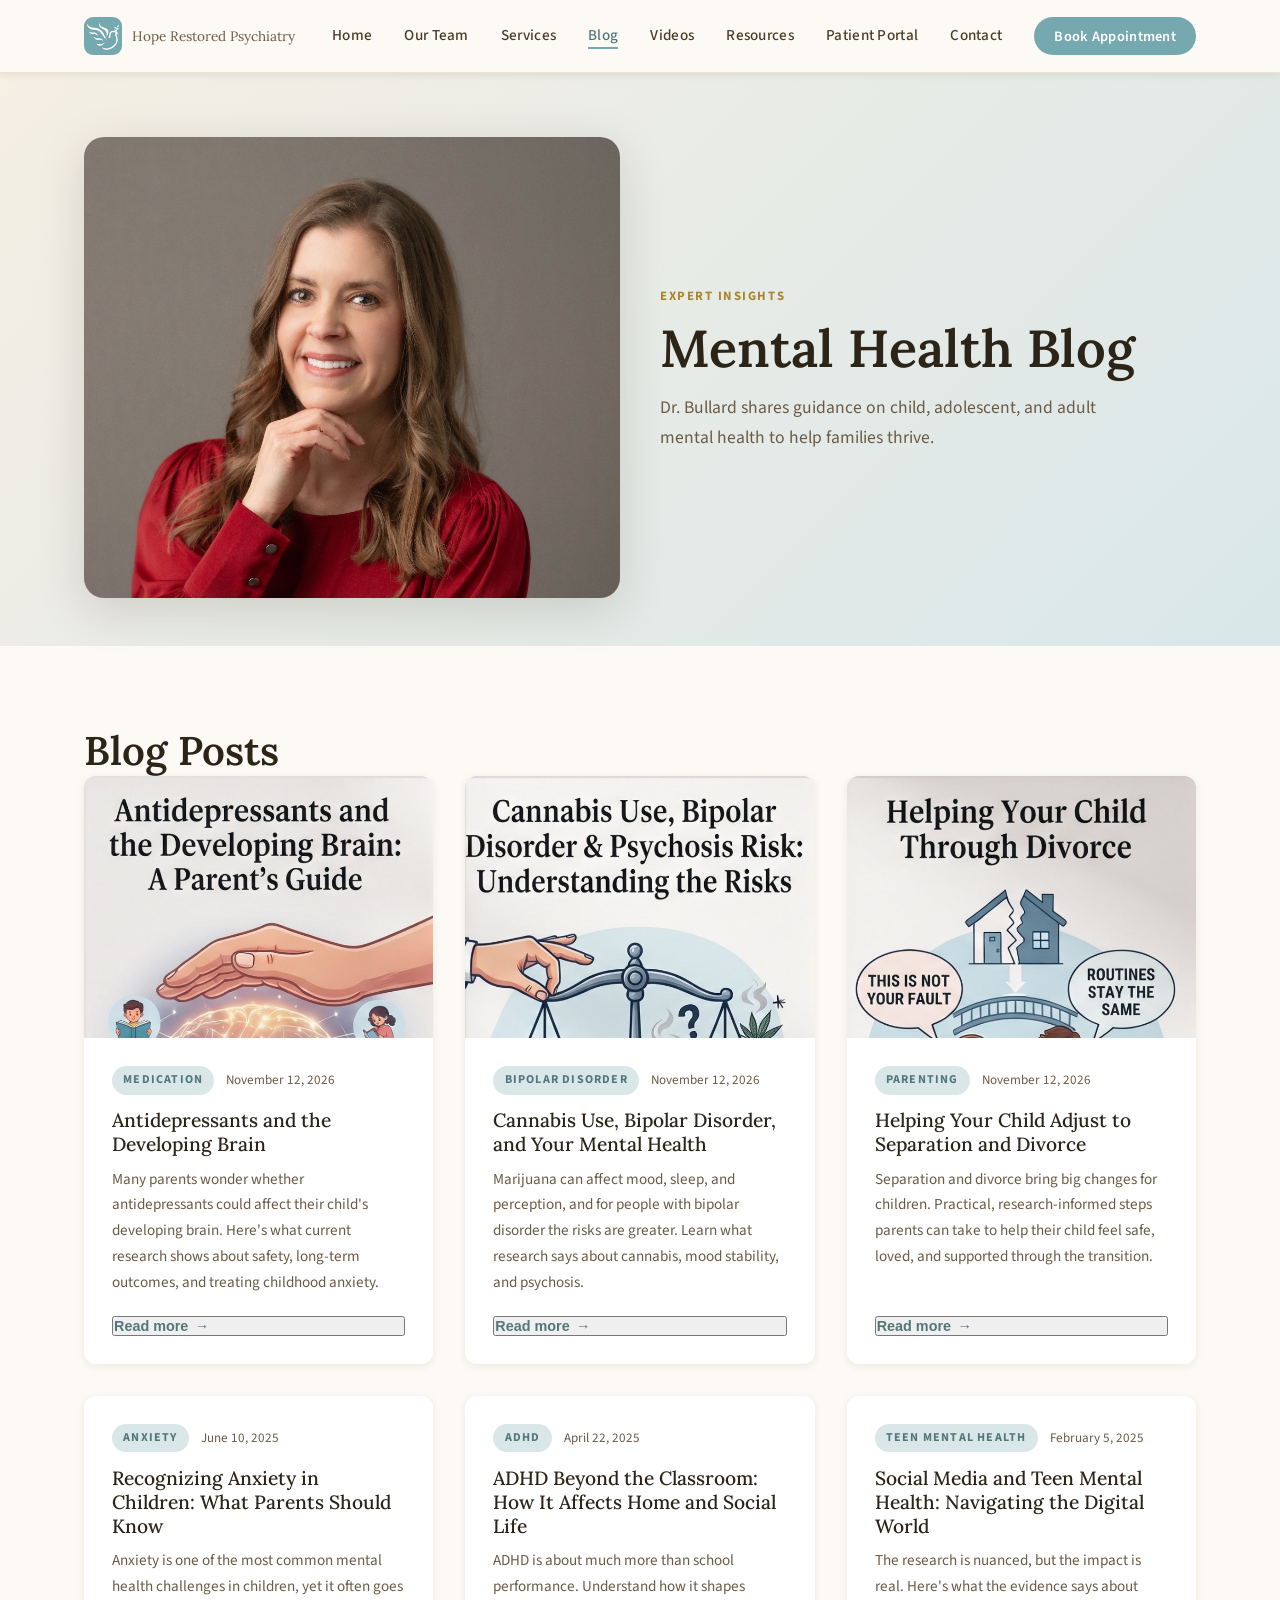
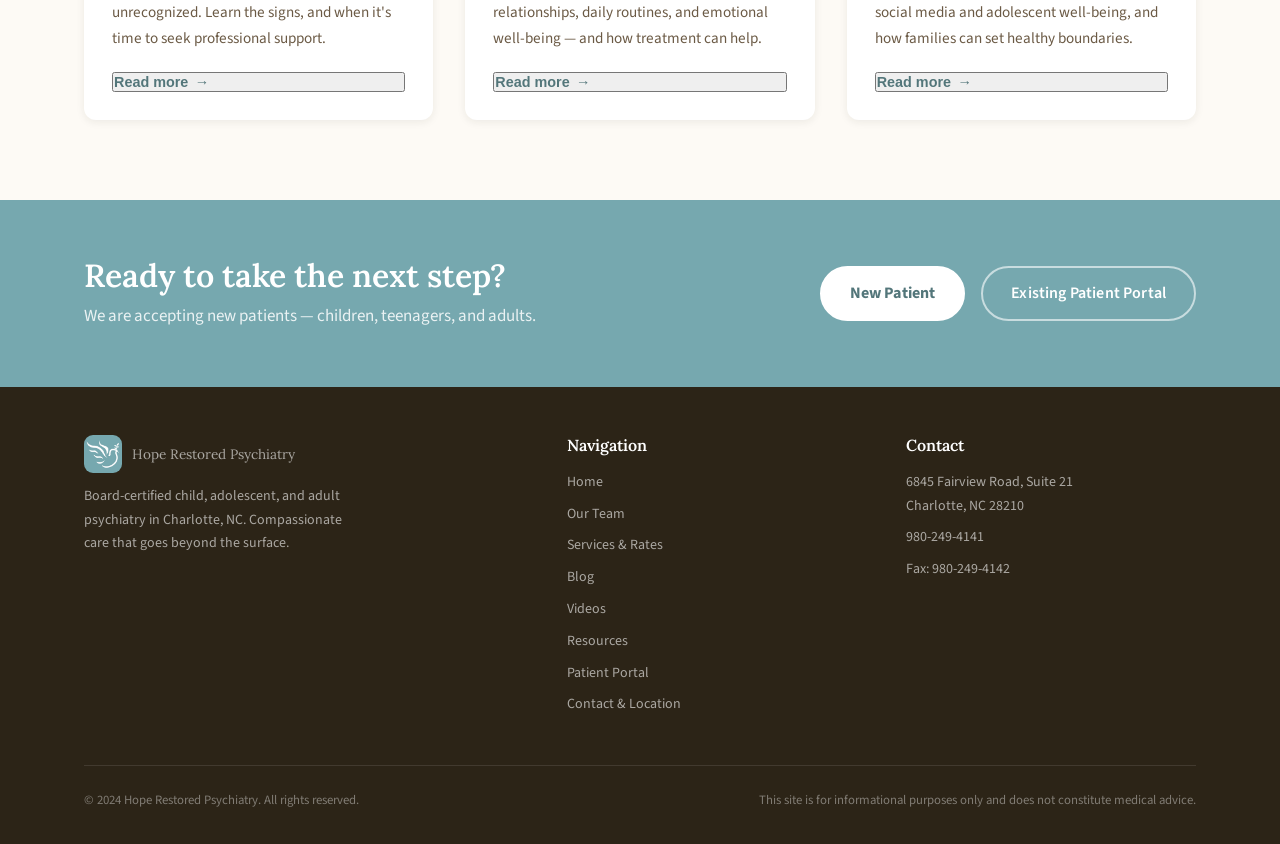
<file: blog.html>
<!DOCTYPE html>
<html lang="en">
<head>
  <meta charset="UTF-8" />
  <meta name="viewport" content="width=device-width, initial-scale=1.0" />
  <title>Blog | Hope Restored Psychiatry — Dr. Crystal Bullard</title>
  <meta name="description" content="Expert insights on child, adolescent, and adult mental health from Dr. Crystal Bullard, board-certified psychiatrist in Charlotte, NC." />
  <link rel="canonical" href="https://www.hoperestoredpsychiatry.com/blog" />
  <meta property="og:title" content="Blog | Hope Restored Psychiatry" />
  <meta property="og:description" content="Expert insights on child, adolescent, and adult mental health from Dr. Crystal Bullard." />
  <meta property="og:type" content="website" />
  <link rel="stylesheet" href="css/styles.css" />
  <style>
    /* ── Blog-specific styles ── */
    .blog-grid {
      display: grid;
      grid-template-columns: repeat(auto-fill, minmax(340px, 1fr));
      gap: 2rem;
      margin-top: 0;
    }

    .blog-card {
      background: var(--white);
      border-radius: var(--radius);
      box-shadow: var(--shadow-sm);
      overflow: hidden;
      display: flex;
      flex-direction: column;
      transition: var(--transition);
    }
    .blog-card:hover {
      transform: translateY(-4px);
      box-shadow: var(--shadow-md);
    }

    .blog-card-body {
      padding: 1.75rem;
      display: flex;
      flex-direction: column;
      flex: 1;
    }

    .blog-meta {
      display: flex;
      align-items: center;
      gap: 0.75rem;
      margin-bottom: 0.85rem;
      flex-wrap: wrap;
    }
    .blog-tag {
      font-size: 0.75rem;
      font-weight: 700;
      letter-spacing: 0.1em;
      text-transform: uppercase;
      color: var(--sage-dark);
      background: var(--sage-light);
      padding: 0.25rem 0.7rem;
      border-radius: 100px;
    }
    .blog-date {
      font-size: 0.82rem;
      color: var(--brown-light);
    }

    .blog-card h3 {
      font-size: 1.2rem;
      margin-bottom: 0.65rem;
      color: var(--brown);
    }
    .blog-card p {
      font-size: 0.95rem;
      color: var(--brown-light);
      line-height: 1.7;
      flex: 1;
    }

    .blog-read-more {
      display: inline-flex;
      align-items: center;
      gap: 0.4rem;
      margin-top: 1.25rem;
      font-size: 0.9rem;
      font-weight: 600;
      color: var(--sage-dark);
      transition: var(--transition);
    }
    .blog-read-more:hover { gap: 0.65rem; color: var(--brown); }
    .blog-read-more::after { content: '→'; }

    /* Full post overlay */
    .post-overlay {
      display: none;
      position: fixed;
      inset: 0;
      z-index: 200;
      background: rgba(44,36,23,0.55);
      overflow-y: auto;
      padding: 2rem 1rem;
    }
    .post-overlay.open { display: block; }

    .post-modal {
      background: var(--cream);
      border-radius: var(--radius);
      max-width: 780px;
      margin: 0 auto;
      padding: 3rem 3.5rem;
      position: relative;
    }
    .post-modal-close {
      position: absolute;
      top: 1.25rem;
      right: 1.5rem;
      background: var(--cream-dark);
      border: none;
      border-radius: 50%;
      width: 36px;
      height: 36px;
      font-size: 1.1rem;
      cursor: pointer;
      color: var(--brown);
      display: flex;
      align-items: center;
      justify-content: center;
      transition: var(--transition);
    }
    .post-modal-close:hover { background: var(--cream-mid); }

    .post-modal .post-tag {
      font-size: 0.75rem;
      font-weight: 700;
      letter-spacing: 0.1em;
      text-transform: uppercase;
      color: var(--sage-dark);
      background: var(--sage-light);
      padding: 0.25rem 0.7rem;
      border-radius: 100px;
      display: inline-block;
      margin-bottom: 0.75rem;
    }
    .post-modal h2 {
      margin-bottom: 0.5rem;
      font-size: clamp(1.4rem, 3vw, 2rem);
    }
    .post-modal .post-date {
      font-size: 0.85rem;
      color: var(--brown-light);
      margin-bottom: 2rem;
      display: block;
    }
    .post-modal .post-body p {
      margin-bottom: 1.1rem;
      font-size: 1.0625rem;
      line-height: 1.8;
      color: var(--brown-light);
    }
    .post-modal .post-body h4 {
      margin: 1.75rem 0 0.6rem;
      color: var(--brown);
    }
    .post-modal .post-body ul {
      list-style: disc;
      padding-left: 1.5rem;
      margin-bottom: 1.1rem;
    }
    .post-modal .post-body ul li {
      font-size: 1.0625rem;
      color: var(--brown-light);
      line-height: 1.7;
      margin-bottom: 0.4rem;
    }
    .post-disclaimer {
      margin-top: 2rem;
      padding: 1rem 1.25rem;
      background: var(--cream-mid);
      border-left: 3px solid var(--gold);
      border-radius: var(--radius-sm);
      font-size: 0.85rem;
      color: var(--brown-light);
      font-style: italic;
    }

    /* Post images, tables and extras (added Nov 2026) */
    .blog-card-img {
      width: 100%;
      aspect-ratio: 4 / 3;
      object-fit: cover;
      object-position: top;
      display: block;
      background: var(--cream-mid);
    }
    .post-hero-img {
      display: block;
      width: 100%;
      max-width: 340px;
      margin: 0 auto 2rem;
      border-radius: var(--radius-sm);
      box-shadow: var(--shadow-sm);
    }
    .post-modal .post-subtitle {
      font-size: 1.15rem;
      font-weight: 600;
      color: var(--brown);
      margin-bottom: 1.25rem;
    }
    .post-modal .post-body h5 {
      margin: 1.5rem 0 0.6rem;
      font-size: 1.05rem;
      color: var(--sage-dark);
    }
    .post-modal .post-body a {
      color: var(--sage-dark);
      font-weight: 600;
      text-decoration: underline;
    }
    .post-modal .post-body a:hover { color: var(--brown); }
    .post-modal .post-note {
      font-size: 0.9rem;
      font-style: italic;
    }
    .post-table-wrap { overflow-x: auto; margin-bottom: 1.25rem; }
    .post-modal .post-body table {
      width: 100%;
      border-collapse: collapse;
      font-size: 0.95rem;
      color: var(--brown-light);
      background: var(--white);
      border-radius: var(--radius-sm);
      overflow: hidden;
    }
    .post-modal .post-body th,
    .post-modal .post-body td {
      text-align: left;
      padding: 0.7rem 0.9rem;
      border-bottom: 1px solid var(--cream-mid);
      vertical-align: top;
      line-height: 1.6;
    }
    .post-modal .post-body th {
      background: var(--sage-light);
      color: var(--brown);
      font-weight: 700;
    }

    @media (max-width: 600px) {
      .post-modal { padding: 2rem 1.5rem; }
      .blog-grid { grid-template-columns: 1fr; }
    }

    .blog-hero-inner {
      display: grid;
      grid-template-columns: 1fr 1fr;
      gap: 2.5rem;
      align-items: center;
      text-align: left;
    }
    .blog-hero-photo {
      border-radius: 20px;
      overflow: hidden;
      box-shadow: var(--shadow-lg);
    }
    .blog-hero-photo img {
      width: 100%;
      aspect-ratio: 1.162 / 1;
      object-fit: cover;
      object-position: top;
      display: block;
    }
    .blog-hero-text p { max-width: 480px; margin: 0; }
    @media (max-width: 700px) {
      .blog-hero-inner { grid-template-columns: 1fr; text-align: center; }
      .blog-hero-text p { margin: 0 auto; }
    }
  </style>
  <link rel="icon" type="image/png" sizes="32x32" href="assets/favicon-32.png" />
  <link rel="icon" type="image/png" sizes="16x16" href="assets/favicon-16.png" />
  <link rel="apple-touch-icon" href="assets/apple-touch-icon.png" />
</head>
<body>

  <!-- ===== NAVIGATION ===== -->
  <nav class="site-nav" role="navigation" aria-label="Main navigation">
    <div class="container nav-inner">
      <a href="index.html" class="nav-logo" aria-label="Hope Restored Psychiatry home">
        <img src="assets/logo-mark.png" alt="" class="nav-logo-icon" width="38" height="38" />
        <span class="nav-logo-text">
          Hope Restored Psychiatry
        </span>
      </a>
      <button class="nav-toggle" aria-label="Toggle navigation" aria-expanded="false">
        <span></span><span></span><span></span>
      </button>
      <ul class="nav-links" role="list">
        <li><a href="index.html">Home</a></li>
        <li><a href="about.html">Our Team</a></li>
        <li><a href="services.html">Services</a></li>
        <li><a href="blog.html" class="active">Blog</a></li>
        <li><a href="videos.html">Videos</a></li>
        <li><a href="resources.html">Resources</a></li>
        <li><a href="patient-portal.html">Patient Portal</a></li>
        <li><a href="contact.html">Contact</a></li>
        <li><a href="contact.html#schedule" class="nav-cta">Book Appointment</a></li>
      </ul>
    </div>
  </nav>

  <!-- ===== PAGE HERO ===== -->
  <section class="page-hero" aria-labelledby="blog-heading">
    <div class="container">
      <div class="blog-hero-inner">
        <div class="blog-hero-photo">
          <img
            src="assets/headshot-blogpage.jpeg"
            alt="Dr. Crystal Bullard, MD"
            loading="eager"
          />
        </div>
        <div class="blog-hero-text">
          <span class="section-tag">Expert Insights</span>
          <h1 id="blog-heading">Mental Health Blog</h1>
          <p>Dr. Bullard shares guidance on child, adolescent, and adult mental health to help families thrive.</p>
        </div>
      </div>
    </div>
  </section>

  <!-- ===== BLOG POSTS ===== -->
  <section class="section-pad" aria-labelledby="posts-heading">
    <div class="container">
      <h2 id="posts-heading" class="sr-only">Blog Posts</h2>
      <div class="blog-grid">

        <!-- Antidepressants and the Developing Brain -->
        <article class="blog-card">
          <img class="blog-card-img" src="assets/antidepressants-developing-brain.jpg" alt="Illustration of a protective hand over a glowing brain surrounded by children reading and playing" loading="lazy" />
          <div class="blog-card-body">
            <div class="blog-meta">
              <span class="blog-tag">Medication</span>
              <span class="blog-date">November 12, 2026</span>
            </div>
            <h3>Antidepressants and the Developing Brain</h3>
            <p>Many parents wonder whether antidepressants could affect their child's developing brain. Here's what current research shows about safety, long-term outcomes, and treating childhood anxiety.</p>
            <button class="blog-read-more" onclick="openPost('post4')" aria-label="Read full post: Antidepressants and the Developing Brain">Read more</button>
          </div>
        </article>

        <!-- Cannabis Use, Bipolar Disorder, and Your Mental Health -->
        <article class="blog-card">
          <img class="blog-card-img" src="assets/cannabis-bipolar-psychosis-risk.jpg" alt="Illustration of a balance scale weighing a healthy brain against a brain surrounded by cannabis leaves" loading="lazy" />
          <div class="blog-card-body">
            <div class="blog-meta">
              <span class="blog-tag">Bipolar Disorder</span>
              <span class="blog-date">November 12, 2026</span>
            </div>
            <h3>Cannabis Use, Bipolar Disorder, and Your Mental Health</h3>
            <p>Marijuana can affect mood, sleep, and perception, and for people with bipolar disorder the risks are greater. Learn what research says about cannabis, mood stability, and psychosis.</p>
            <button class="blog-read-more" onclick="openPost('post5')" aria-label="Read full post: Cannabis Use, Bipolar Disorder, and Your Mental Health">Read more</button>
          </div>
        </article>

        <!-- Helping Your Child Adjust to Separation and Divorce -->
        <article class="blog-card">
          <img class="blog-card-img" src="assets/helping-child-through-divorce.jpg" alt="Illustration of two parents smiling with their child on a couch beneath a split house" loading="lazy" />
          <div class="blog-card-body">
            <div class="blog-meta">
              <span class="blog-tag">Parenting</span>
              <span class="blog-date">November 12, 2026</span>
            </div>
            <h3>Helping Your Child Adjust to Separation and Divorce</h3>
            <p>Separation and divorce bring big changes for children. Practical, research-informed steps parents can take to help their child feel safe, loved, and supported through the transition.</p>
            <button class="blog-read-more" onclick="openPost('post6')" aria-label="Read full post: Helping Your Child Adjust to Separation and Divorce">Read more</button>
          </div>
        </article>

        <!-- Post 1 -->
        <article class="blog-card">
          <div class="blog-card-body">
            <div class="blog-meta">
              <span class="blog-tag">Anxiety</span>
              <span class="blog-date">June 10, 2025</span>
            </div>
            <h3>Recognizing Anxiety in Children: What Parents Should Know</h3>
            <p>Anxiety is one of the most common mental health challenges in children, yet it often goes unrecognized. Learn the signs, and when it's time to seek professional support.</p>
            <button class="blog-read-more" onclick="openPost('post1')" aria-label="Read full post: Recognizing Anxiety in Children">Read more</button>
          </div>
        </article>

        <!-- Post 2 -->
        <article class="blog-card">
          <div class="blog-card-body">
            <div class="blog-meta">
              <span class="blog-tag">ADHD</span>
              <span class="blog-date">April 22, 2025</span>
            </div>
            <h3>ADHD Beyond the Classroom: How It Affects Home and Social Life</h3>
            <p>ADHD is about much more than school performance. Understand how it shapes relationships, daily routines, and emotional well-being — and how treatment can help.</p>
            <button class="blog-read-more" onclick="openPost('post2')" aria-label="Read full post: ADHD Beyond the Classroom">Read more</button>
          </div>
        </article>

        <!-- Post 3 -->
        <article class="blog-card">
          <div class="blog-card-body">
            <div class="blog-meta">
              <span class="blog-tag">Teen Mental Health</span>
              <span class="blog-date">February 5, 2025</span>
            </div>
            <h3>Social Media and Teen Mental Health: Navigating the Digital World</h3>
            <p>The research is nuanced, but the impact is real. Here's what the evidence says about social media and adolescent well-being, and how families can set healthy boundaries.</p>
            <button class="blog-read-more" onclick="openPost('post3')" aria-label="Read full post: Social Media and Teen Mental Health">Read more</button>
          </div>
        </article>

      </div>
    </div>
  </section>

  <!-- ===== CTA BAND ===== -->
  <section class="cta-band" aria-labelledby="cta-heading">
    <div class="container cta-band-inner">
      <div>
        <h2 id="cta-heading">Ready to take the next step?</h2>
        <p>We are accepting new patients — children, teenagers, and adults.</p>
      </div>
      <div class="cta-band-actions">
        <a href="https://valant.io/prospectivepatient/HopeRestoredPsychiatryPLLC/embedded" target="_blank" rel="noopener" class="btn btn-white">New Patient</a>
        <a href="https://valant.io/myio/HopeRestoredPsychiatryPLLC/login" target="_blank" rel="noopener" class="btn btn-outline-white">Existing Patient Portal</a>
      </div>
    </div>
  </section>

  <!-- ===== FOOTER ===== -->
  <footer class="site-footer" role="contentinfo">
    <div class="container">
      <div class="footer-inner">
        <div class="footer-brand">
          <div class="nav-logo">
            <img src="assets/logo-mark.png" alt="" class="nav-logo-icon" width="38" height="38" />
            <span class="nav-logo-text">
              Hope Restored Psychiatry
            </span>
          </div>
          <p>Board-certified child, adolescent, and adult psychiatry in Charlotte, NC. Compassionate care that goes beyond the surface.</p>
        </div>
        <div class="footer-col">
          <h4>Navigation</h4>
          <ul role="list">
            <li><a href="index.html">Home</a></li>
            <li><a href="about.html">Our Team</a></li>
            <li><a href="services.html">Services &amp; Rates</a></li>
            <li><a href="blog.html">Blog</a></li>
            <li><a href="videos.html">Videos</a></li>
            <li><a href="resources.html">Resources</a></li>
            <li><a href="patient-portal.html">Patient Portal</a></li>
            <li><a href="contact.html">Contact &amp; Location</a></li>
          </ul>
        </div>
        <div class="footer-col">
          <h4>Contact</h4>
          <p>6845 Fairview Road, Suite 21<br>Charlotte, NC 28210</p>
          <a href="tel:9802494141">980-249-4141</a>
          <p style="margin-top:0.25rem">Fax: 980-249-4142</p>
        </div>
      </div>
      <div class="footer-bottom">
        <p>&copy; 2024 Hope Restored Psychiatry. All rights reserved.</p>
        <p>This site is for informational purposes only and does not constitute medical advice.</p>
      </div>
    </div>
  </footer>

  <!-- ===== POST MODALS ===== -->

  <!-- post4: Antidepressants and the Developing Brain -->
  <div class="post-overlay" id="post4" role="dialog" aria-modal="true" aria-labelledby="post4-title">
    <div class="post-modal">
      <button class="post-modal-close" onclick="closePost('post4')" aria-label="Close post">✕</button>
      <span class="post-tag">Medication</span>
      <h2 id="post4-title">Antidepressants and the Developing Brain</h2>
      <span class="post-date">November 12, 2026 · Dr. Crystal Bullard, MD</span>
      <img class="post-hero-img" src="assets/antidepressants-developing-brain.jpg" alt="Illustration of a protective hand over a glowing brain surrounded by children reading and playing" loading="lazy" />
      <div class="post-body">
        <p class="post-subtitle">What Parents Should Know About Treating Childhood and Adolescent Anxiety</p>
        <p>It is completely understandable for parents to have questions or concerns about starting their child on an antidepressant. One of the most common concerns is whether medications that affect serotonin could interfere with normal brain development or cause long-term health problems.</p>
        <p>These are important questions, and researchers have spent considerable time studying the safety and effectiveness of antidepressants in children and adolescents.</p>
        <p>The encouraging news is that <strong>current human research has not demonstrated that appropriately prescribed antidepressants cause permanent brain damage, impaired cognitive development, or progressive damage to major organ systems.</strong> Although research is ongoing, the available evidence is generally reassuring.</p>
        <p>Our goal is to help children feel better while supporting their healthy emotional, social, cognitive, and physical development.</p>
        <h4>1. Do antidepressants affect the developing brain?</h4>
        <p>Serotonin is a naturally occurring chemical messenger in the brain that plays an important role in:</p>
        <ul>
          <li>Emotional regulation and mood.</li>
          <li>Anxiety and stress responses.</li>
          <li>Sleep and circadian rhythms.</li>
          <li>Learning and memory.</li>
          <li>Brain development and communication between neurons.</li>
        </ul>
        <p>Because serotonin is involved in brain development, researchers have investigated whether medications that influence serotonin levels could have lasting effects on a developing brain.</p>
        <p>Although animal studies have raised some developmental questions, human research has not established that therapeutic SSRI use during childhood causes permanent changes that impair normal brain development.</p>
        <h5>Research Study: Antidepressants and the Adolescent Brain (2015)</h5>
        <p><strong>What researchers investigated:</strong> Whether antidepressants, particularly SSRIs, could negatively affect the developing adolescent brain.</p>
        <p><strong>What they found:</strong> The review found little evidence that antidepressant treatment places the human adolescent brain at developmental risk. The authors emphasized that additional long-term research is needed.</p>
        <p><strong>What this means for parents:</strong> Although researchers continue to study this area, there is currently no convincing human evidence that appropriately prescribed SSRIs permanently damage a child’s developing brain.</p>
        <p><a href="https://pubmed.ncbi.nlm.nih.gov/25744620/" target="_blank" rel="noopener">Read the research article</a></p>
        <h4>2. What happens when children take antidepressants for several years?</h4>
        <p>One of the most relevant studies examining this question is the SPRITES study, which followed children and adolescents taking sertraline (Zoloft).</p>
        <h5>Research Study: SPRITES – Long-Term Sertraline Safety in Children and Adolescents (2023)</h5>
        <p><strong>What researchers investigated:</strong></p>
        <ul>
          <li>941 children and adolescents, ages 6–16.</li>
          <li>Followed for up to three years.</li>
          <li>Compared children receiving sertraline with children receiving psychotherapy alone.</li>
          <li>Examined physical growth, puberty, cognitive functioning, and executive functioning.</li>
        </ul>
        <p><strong>What they found:</strong></p>
        <ul>
          <li>No significant association between sertraline exposure and changes in standardized height.</li>
          <li>No significant differences in executive functioning.</li>
          <li>No significant differences in cognitive functioning.</li>
          <li>No significant differences in pubertal development.</li>
          <li>A small association between greater sertraline exposure and increased standardized weight.</li>
        </ul>
        <p><strong>What this means for parents:</strong> This study provides reassuring evidence that children taking sertraline did not demonstrate significant differences in several important measures of physical and cognitive development over the study period.</p>
        <p>It is important to recognize that this was an observational study, not a randomized clinical trial, and not every participant completed the entire three-year follow-up.</p>
        <p><a href="https://pubmed.ncbi.nlm.nih.gov/36799958/" target="_blank" rel="noopener">Read the SPRITES research study</a></p>
        <h4>3. Can antidepressants cause damage to other organs?</h4>
        <p>Current research has not established that appropriately prescribed SSRIs cause progressive damage to the liver, kidneys, heart, or other major organ systems.</p>
        <p>Like all medications, antidepressants can have side effects. These vary depending on the medication, dose, and individual patient.</p>
        <p>Potential considerations include:</p>
        <div class="post-table-wrap"><table>
          <tr><th>Area of health</th><th>What parents should know</th></tr>
          <tr><td>Growth and development</td><td>Growth and weight should be monitored during treatment.</td></tr>
          <tr><td>Weight and metabolism</td><td>Some antidepressants can contribute to weight changes.</td></tr>
          <tr><td>Bone health</td><td>Some observational studies suggest possible associations with bone mineral density. The long-term clinical significance remains uncertain.</td></tr>
          <tr><td>Heart health</td><td>Certain medications can affect cardiac electrical activity in susceptible individuals.</td></tr>
          <tr><td>Liver health</td><td>Significant liver injury is rare.</td></tr>
          <tr><td>Sleep</td><td>Changes in sleep patterns can occur, particularly when starting treatment or adjusting doses.</td></tr>
          <tr><td>Sexual functioning</td><td>Sexual side effects are possible, although long-term pediatric research is limited.</td></tr>
        </table></div>
        <p>Your child’s psychiatrist will consider individual risk factors and monitor for potential side effects throughout treatment.</p>
        <h4>4. Can antidepressants cause long-term mental health problems?</h4>
        <p>There are several potential side effects that parents should understand.</p>
        <p><strong>Increased suicidal thoughts:</strong> Antidepressants carry an FDA boxed warning regarding increased suicidal thoughts and behaviors in some children and adolescents, particularly early in treatment or following dose changes. This is why close monitoring is important.</p>
        <p><strong>Behavioral activation:</strong> Some children experience increased irritability, restlessness, impulsivity, or difficulty sleeping. These symptoms are often associated with starting treatment or increasing the dose.</p>
        <p><strong>Mania:</strong> Antidepressants can trigger manic symptoms in individuals who are vulnerable to bipolar disorder. Screening for personal and family histories of bipolar disorder is important.</p>
        <p><strong>Emotional blunting:</strong> Some patients describe feeling emotionally numb or less able to experience the full range of emotions. This should be discussed with the prescribing clinician.</p>
        <p>These potential effects do not mean that antidepressants cause permanent mental health damage. They do mean that treatment should be individualized and monitored.</p>
        <h4>5. What are the long-term consequences of untreated anxiety?</h4>
        <p>An important consideration when making medication decisions is that severe, untreated anxiety can also affect a child’s developing brain and overall well-being.</p>
        <p>Chronic anxiety can interfere with:</p>
        <ul>
          <li>Academic performance and concentration.</li>
          <li>Social development and friendships.</li>
          <li>Confidence and independence.</li>
          <li>Emotional regulation.</li>
          <li>Sleep and physical health.</li>
          <li>Participation in extracurricular activities and normal childhood experiences.</li>
          <li>Family relationships and quality of life.</li>
        </ul>
        <p>For example, a child with severe social anxiety may begin avoiding friendships, school activities, and social situations. Over time, avoidance can become increasingly difficult to overcome.</p>
        <p>A child with severe generalized anxiety may spend so much time worrying about potential problems that it interferes with learning, sleep, and daily functioning.</p>
        <p><strong>Treating anxiety is not simply about reducing symptoms. It is about giving children the opportunity to experience childhood, develop confidence, build relationships, and learn healthy coping skills.</strong></p>
        <h4>6. Does treating anxiety improve long-term outcomes?</h4>
        <h5>Research Study: Child/Adolescent Anxiety Multimodal Extended Long-Term Study (CAMELS)</h5>
        <p>This study followed children who had originally participated in a major clinical trial comparing sertraline, cognitive behavioral therapy (CBT), a combination of both treatments, and placebo.</p>
        <p>Researchers evaluated participants approximately six years after their original treatment.</p>
        <p><strong>What they found:</strong></p>
        <ul>
          <li>Approximately 46.5% of participants were in remission at long-term follow-up.</li>
          <li>Children who initially responded to treatment were more likely to experience long-term remission.</li>
          <li>Approximately 48% of initial treatment responders experienced a subsequent relapse.</li>
          <li>Initial treatment assignment was not significantly associated with long-term remission status.</li>
        </ul>
        <p><strong>What this means for parents:</strong> Early treatment response is associated with better long-term outcomes, but anxiety can return. Continued monitoring, healthy coping skills, and ongoing treatment when needed remain important.</p>
        <p>This study also reinforces why treating childhood anxiety early and effectively matters.</p>
        <p><a href="https://pmc.ncbi.nlm.nih.gov/articles/PMC3969570/" target="_blank" rel="noopener">Read the CAMELS research study</a></p>
        <h4>7. How long do children typically need antidepressant treatment?</h4>
        <p>The American Academy of Child and Adolescent Psychiatry (AACAP) recognizes cognitive behavioral therapy (CBT) and SSRIs as evidence-based treatments for childhood and adolescent anxiety disorders.</p>
        <h5>Research Guideline: AACAP Clinical Practice Guideline (2020)</h5>
        <p>The guideline supports:</p>
        <ul>
          <li>CBT as an effective treatment for pediatric anxiety.</li>
          <li>SSRIs as an effective medication option for children and adolescents.</li>
          <li>Combining medication and CBT when clinically appropriate.</li>
          <li>Monitoring medication effectiveness and potential adverse effects.</li>
          <li>Periodically reassessing the need for continued medication.</li>
        </ul>
        <p>A commonly recommended approach is to continue an effective, well-tolerated medication for approximately 12 months after symptoms have resolved. Some children with severe, chronic, or recurrent anxiety may benefit from longer treatment.</p>
        <p>Medication should never be stopped abruptly without guidance from the prescribing clinician.</p>
        <p><a href="https://pubmed.ncbi.nlm.nih.gov/32439401/" target="_blank" rel="noopener">Read the AACAP Clinical Practice Guideline</a></p>
        <h4>What Should Parents Take Away From This Research?</h4>
        <p>Here are the most important points:</p>
        <ul>
          <li><strong>The research is generally reassuring.</strong> Human studies have not demonstrated that appropriately prescribed SSRIs cause permanent brain damage or impaired cognitive development.</li>
          <li><strong>Long-term developmental studies are encouraging.</strong> Research following children taking sertraline for up to three years found no significant differences in several measures of cognitive functioning, growth, or pubertal development.</li>
          <li><strong>Antidepressants are not without risks.</strong> Potential side effects include weight changes, sleep disturbances, behavioral activation, and increased suicidal thoughts in some patients. Monitoring is essential.</li>
          <li><strong>Untreated anxiety also carries risks.</strong> Severe anxiety can interfere with a child’s academic, social, emotional, and developmental experiences.</li>
          <li><strong>Medication does not have to be a lifelong commitment.</strong> Treatment duration is individualized, and the need for continued medication should be periodically reassessed.</li>
          <li><strong>Medication and therapy can work together.</strong> For some children, reducing anxiety with medication allows them to participate more effectively in CBT and exposure-based treatments.</li>
        </ul>
        <h4>Our Approach at Hope Restored Psychiatry</h4>
        <p>We understand that choosing medication for your child is a significant decision. We do not take that decision lightly.</p>
        <p>Our approach is to:</p>
        <ul>
          <li>Carefully evaluate your child’s symptoms and individual needs.</li>
          <li>Consider non-medication treatments and therapeutic interventions.</li>
          <li>Discuss the potential benefits and risks of medication.</li>
          <li>Use the lowest effective dose when clinically appropriate.</li>
          <li>Monitor growth, weight, sleep, mood, and potential adverse effects.</li>
          <li>Reassess treatment effectiveness and the ongoing need for medication.</li>
        </ul>
        <p><strong>Our goal is not simply to eliminate anxiety. It is to help your child develop the confidence, resilience, and emotional well-being needed to thrive.</strong></p>
        <p>We believe parents should feel informed, comfortable, and involved in every treatment decision.</p>
        <p class="post-note"><em>Research and recommendations reflect the published literature available at the time of preparation. Individual treatment decisions should be made in collaboration with your child’s prescribing clinician.</em></p>
        <div class="post-disclaimer">This article is for general informational purposes only and is not a substitute for professional medical advice, diagnosis, or treatment. Please consult a qualified healthcare provider about your individual situation.</div>
      </div>
    </div>
  </div>

  <!-- post5: Cannabis Use, Bipolar Disorder, and Your Mental Health -->
  <div class="post-overlay" id="post5" role="dialog" aria-modal="true" aria-labelledby="post5-title">
    <div class="post-modal">
      <button class="post-modal-close" onclick="closePost('post5')" aria-label="Close post">✕</button>
      <span class="post-tag">Bipolar Disorder</span>
      <h2 id="post5-title">Cannabis Use, Bipolar Disorder, and Your Mental Health</h2>
      <span class="post-date">November 12, 2026 · Dr. Crystal Bullard, MD</span>
      <img class="post-hero-img" src="assets/cannabis-bipolar-psychosis-risk.jpg" alt="Illustration of a balance scale weighing a healthy brain against a brain surrounded by cannabis leaves" loading="lazy" />
      <div class="post-body">
        <p class="post-subtitle">Understanding the Research and Protecting Your Long-Term Mental Health</p>
        <p>This article shares important information about the relationship between marijuana use, bipolar disorder, and the risk of developing psychosis. The goal is to help patients and families understand how marijuana can affect the brain and mental health, particularly for people living with bipolar disorder who are working toward consistent symptom control with medication.</p>
        <h4>1. How Marijuana Affects Your Brain</h4>
        <p>Marijuana contains THC (tetrahydrocannabinol), the primary psychoactive ingredient responsible for its mind-altering effects. THC affects several brain systems involved in mood regulation, emotional processing, motivation, memory, and perception.</p>
        <p>Although some people use marijuana to relax or manage stress, THC can have unpredictable effects, particularly in individuals with underlying psychiatric conditions.</p>
        <p>Marijuana can contribute to:</p>
        <ul>
          <li>Increased irritability, agitation, and emotional reactivity.</li>
          <li>Increased impulsivity and difficulty controlling emotions.</li>
          <li>Anxiety, panic, and suspiciousness.</li>
          <li>Paranoia and unusual thought patterns.</li>
          <li>Mood instability and worsening manic symptoms.</li>
          <li>Hallucinations and other psychotic symptoms.</li>
        </ul>
        <p>Importantly, marijuana does not affect everyone the same way. However, individuals with bipolar disorder may be particularly vulnerable to its negative psychiatric effects.</p>
        <h4>2. Why Marijuana Is Particularly Concerning for Individuals With Bipolar Disorder</h4>
        <p>Research has consistently demonstrated an association between marijuana use and a more difficult course of bipolar disorder.</p>
        <p>A major systematic review published in the <em>Canadian Journal of Psychiatry</em> examined research involving more than 2.4 million participants. Researchers found that individuals with bipolar disorder who used cannabis experienced associations with:</p>
        <ul>
          <li>More severe manic symptoms.</li>
          <li>More severe depressive symptoms.</li>
          <li>Increased psychotic symptoms.</li>
          <li>Greater mood instability.</li>
          <li>Increased suicide risk.</li>
          <li>Decreased overall functioning.</li>
        </ul>
        <p>The researchers concluded that cannabis use is associated with a worsening course of bipolar disorder.</p>
        <p>This is particularly important for anyone who is still working toward consistent mood stability with medication.</p>
        <p>When bipolar disorder is not adequately controlled, introducing a substance that can further disrupt mood regulation may make treatment more difficult.</p>
        <h4>3. Can Marijuana Increase Your Risk of Developing Psychosis?</h4>
        <p>Yes. Research demonstrates an association between marijuana use and an increased risk of psychosis.</p>
        <p>Psychosis is a condition in which a person experiences difficulty distinguishing what is real from what is not real.</p>
        <p>Symptoms can include:</p>
        <ul>
          <li><strong>Paranoia:</strong> Feeling that people are watching you, following you, or trying to harm you without sufficient evidence.</li>
          <li><strong>Hallucinations:</strong> Hearing voices or seeing things that other people do not hear or see.</li>
          <li><strong>Delusions:</strong> Developing strong beliefs that are not supported by reality, even when presented with evidence.</li>
          <li><strong>Disorganized thinking:</strong> Difficulty organizing thoughts or communicating clearly.</li>
          <li><strong>Loss of insight:</strong> Having difficulty recognizing that your thoughts or perceptions may not reflect reality.</li>
        </ul>
        <p>Marijuana can trigger temporary psychotic symptoms during intoxication. In some vulnerable individuals, cannabis exposure may contribute to the development of more persistent psychotic illness.</p>
        <p>Having bipolar disorder does not mean that you will develop psychosis. However, bipolar disorder itself can involve psychotic symptoms, particularly during severe manic or depressive episodes.</p>
        <p>The combination of bipolar disorder and marijuana use is therefore concerning.</p>
        <h4>4. Does the Amount of Marijuana You Use Matter?</h4>
        <p>Yes. Research suggests that the frequency and potency of marijuana use significantly influence psychosis risk.</p>
        <p>A systematic review and meta-analysis examining cannabis frequency found:</p>
        <ul>
          <li><strong>Weekly cannabis use:</strong> Associated with approximately 35% higher relative risk of developing psychosis.</li>
          <li><strong>Daily cannabis use:</strong> Associated with approximately 76% higher relative risk of developing psychosis.</li>
        </ul>
        <p>These are population-level estimates, not predictions of your individual likelihood of developing psychosis.</p>
        <p>Higher-potency marijuana products, including concentrates, wax, and dabs, can expose your brain to substantially greater amounts of THC.</p>
        <p>The more frequently marijuana is used, and the higher its THC concentration, the greater the concern.</p>
        <p>Age is another important consideration. In adolescence and early adulthood, the brain is still undergoing important developmental changes. Early adulthood is also a period when bipolar and psychotic-spectrum illnesses can emerge or become more apparent.</p>
        <h4>5. Why This Matters During Treatment</h4>
        <p>For people with bipolar disorder who are still working toward consistent mood stability with medication, marijuana use deserves special attention.</p>
        <p>Many people with bipolar disorder have experienced episodes of anger and emotional dysregulation. When these symptoms improve with treatment, the goal is to prevent them from returning and to reduce the likelihood of more serious mood episodes.</p>
        <p>Marijuana may interfere with this process by contributing to:</p>
        <ul>
          <li>Increased emotional reactivity and anger.</li>
          <li>More frequent or severe mood episodes.</li>
          <li>Increased impulsivity.</li>
          <li>Poorer sleep and disrupted sleep patterns.</li>
          <li>Increased vulnerability to paranoia and psychosis.</li>
        </ul>
        <p>It is possible for marijuana to worsen symptoms even when someone is taking prescribed psychiatric medication.</p>
        <p>Mood-stabilizing and antipsychotic medications can help stabilize mood and treat certain psychiatric symptoms, but they do not eliminate the potential psychiatric risks associated with marijuana use.</p>
        <p>The goal of treatment is to achieve the best possible symptom control without introducing additional factors that may work against it.</p>
        <h4>6. Recommendations</h4>
        <p>For individuals with bipolar disorder, especially those who have not yet achieved consistent mood stability, the available medical research supports a strong recommendation to stop using marijuana.</p>
        <p>This is not because psychosis is inevitable. Rather, the goal is to reduce preventable risk factors that could make a psychiatric condition more difficult to manage.</p>
        <p>Recommendations include:</p>
        <ul>
          <li><strong>Avoid marijuana completely.</strong> Abstinence is the safest approach for people with bipolar disorder.</li>
          <li><strong>Avoid high-THC products.</strong> Concentrates, wax, dabs, and other high-potency products are particularly concerning.</li>
          <li><strong>Take your prescribed medications consistently.</strong> Medication adherence is essential to achieving mood stability.</li>
          <li><strong>Prioritize consistent sleep.</strong> Disrupted sleep can contribute to mood destabilization and manic episodes.</li>
          <li><strong>Monitor for changes in thinking or behavior.</strong> Report new paranoia, suspiciousness, unusual beliefs, hallucinations, or significant changes in mood.</li>
          <li><strong>Be honest with your psychiatrist about marijuana use.</strong> Understanding how frequently you use marijuana and what type of products you use helps your care team make better treatment decisions.</li>
        </ul>
        <p>If you experience hallucinations, significant paranoia, confusion, or other symptoms suggesting loss of contact with reality, seek immediate psychiatric evaluation. If you feel unsafe or experience severe symptoms, seek emergency care.</p>
        <h4>7. The Bottom Line</h4>
        <p>Bipolar disorder often begins in adolescence or early adulthood, and early, effective treatment offers the best opportunity to achieve long-term psychiatric stability.</p>
        <p>Bipolar disorder is treatable, and many individuals with this diagnosis go on to lead healthy, productive lives. However, achieving that stability sometimes requires avoiding substances that can interfere with treatment.</p>
        <p>The medical research demonstrates that marijuana use is associated with worsening bipolar symptoms and an increased risk of psychotic symptoms.</p>
        <p>Bipolar disorder that is not yet fully controlled makes this an especially important concern.</p>
        <p><strong>For people with bipolar disorder, avoiding marijuana altogether is one of the most important changes they can make to help protect their mental health, improve their response to treatment, and reduce the risk of future psychiatric complications.</strong></p>
        <p>If you or a loved one has bipolar disorder and uses marijuana, talk with your psychiatrist. Working together can help bring symptoms under better control and provide the best possible chance of maintaining long-term stability.</p>
        <h4>Medical Research and Resources</h4>
        <p>The following publications provide additional information about the relationship between cannabis, bipolar disorder, and psychosis.</p>
        <p><strong>1. Cannabis Use and Bipolar Disorder</strong></p>
        <p>Tourjman SV, et al. (2023). Canadian Network for Mood and Anxiety Treatments (CANMAT) Task Force Report: A Systematic Review and Recommendations of Cannabis Use in Bipolar Disorder and Major Depressive Disorder. <em>Canadian Journal of Psychiatry.</em></p>
        <p>This systematic review examined more than 2.4 million participants and found associations between cannabis use and worsening manic, depressive, and psychotic symptoms in individuals with bipolar disorder.</p>
        <p><a href="https://pmc.ncbi.nlm.nih.gov/articles/PMC10192829/" target="_blank" rel="noopener">Read the article</a></p>
        <p><strong>2. Cannabis Frequency and Risk of Psychosis</strong></p>
        <p>Robinson T, et al. (2023). Risk-thresholds for the association between frequency of cannabis use and the development of psychosis: A systematic review and meta-analysis. <em>Psychological Medicine.</em></p>
        <p>This study found a dose-response relationship between cannabis frequency and psychosis risk, with significantly increased risk among weekly and daily users.</p>
        <p><a href="https://pmc.ncbi.nlm.nih.gov/articles/PMC10317818/" target="_blank" rel="noopener">Read the article</a></p>
        <p><strong>3. Cannabis Potency and Mental Health</strong></p>
        <p>Petrilli K, et al. (2022). Association of cannabis potency with mental ill health and addiction: A systematic review. <em>The Lancet Psychiatry.</em></p>
        <p>This review examines the relationship between cannabis potency, THC exposure, and adverse mental health outcomes.</p>
        <p><a href="https://pubmed.ncbi.nlm.nih.gov/35901795/" target="_blank" rel="noopener">Read the article</a></p>
        <div class="post-disclaimer">This article is for general informational purposes only and is not a substitute for professional medical advice, diagnosis, or treatment. Please consult a qualified healthcare provider about your individual situation.</div>
      </div>
    </div>
  </div>

  <!-- post6: Helping Your Child Adjust to Separation and Divorce -->
  <div class="post-overlay" id="post6" role="dialog" aria-modal="true" aria-labelledby="post6-title">
    <div class="post-modal">
      <button class="post-modal-close" onclick="closePost('post6')" aria-label="Close post">✕</button>
      <span class="post-tag">Parenting</span>
      <h2 id="post6-title">Helping Your Child Adjust to Separation and Divorce</h2>
      <span class="post-date">November 12, 2026 · Dr. Crystal Bullard, MD</span>
      <img class="post-hero-img" src="assets/helping-child-through-divorce.jpg" alt="Illustration of two parents smiling with their child on a couch beneath a split house" loading="lazy" />
      <div class="post-body">
        <p class="post-subtitle">A Guide for Parents</p>
        <p>Separation and divorce can bring many changes to a child’s life. Children may experience sadness, anxiety, anger, confusion, or worry about the future. Some children may not express their feelings directly and instead show their distress through irritability, behavioral changes, or difficulty at school.</p>
        <p><strong>The good news is that parents can make a meaningful difference in how their children adjust.</strong> Research shows that reducing conflict, providing consistent support, and maintaining stable routines can help children navigate this transition.</p>
        <h4>1. Reassure Your Child That the Divorce Is Not Their Fault</h4>
        <p>Children sometimes believe that something they said or did caused their parents to separate. They may even think that behaving better could bring their parents back together.</p>
        <p><strong>What you can do:</strong></p>
        <ul>
          <li>Repeatedly reassure your child that the divorce is not their fault.</li>
          <li>Explain that the decision involves adult issues and is not their responsibility.</li>
          <li>Make clear that they cannot fix the problems between their parents.</li>
          <li>Remind them that both parents will continue to love them.</li>
        </ul>
        <p><strong>What you can say:</strong></p>
        <p>“This is not your fault. Nothing you said or did caused this, and you do not have to fix anything. These are adult decisions, and we both love you very much.”</p>
        <h4>2. Keep Conflict Away From Your Child</h4>
        <p>Research consistently identifies ongoing parental conflict as an important risk factor for children’s emotional and behavioral difficulties following divorce.</p>
        <p>You do not have to agree about everything or become friends. However, protecting your child from arguments and hostility is one of the most important things you can do.</p>
        <p><strong>What you can do:</strong></p>
        <ul>
          <li>Avoid arguing, yelling, or criticizing each other in front of your child.</li>
          <li>Keep disagreements about finances, custody, and other adult issues private.</li>
          <li>Communicate respectfully during exchanges and school or extracurricular activities.</li>
          <li>Consider counseling, mediation, or co-parenting support if communication becomes difficult.</li>
        </ul>
        <p><strong>Remember:</strong> Your child does not need to see you agree on everything. Your child needs to feel safe and protected from adult conflict.</p>
        <h4>3. Never Make Your Child Choose Sides</h4>
        <p>Children can feel torn between their parents when they believe that loving one parent will hurt the other.</p>
        <p><strong>What you can do:</strong></p>
        <ul>
          <li>Never ask your child to carry messages between parents.</li>
          <li>Do not question your child about the other parent’s personal life.</li>
          <li>Avoid criticizing the other parent in your child’s presence.</li>
          <li>Do not make your child responsible for comforting you about the divorce.</li>
          <li>Encourage your child to maintain a loving relationship with both parents when it is safe and appropriate.</li>
        </ul>
        <p><strong>What you can say:</strong></p>
        <p>“You never have to choose between Mom and Dad. You are allowed to love both of us, and you never have to feel guilty about spending time with either of us.”</p>
        <h4>4. Allow Your Child to Express Difficult Emotions</h4>
        <p>Children may express sadness, fear, or helplessness through anger, irritability, withdrawal, or behavioral problems. A child who is already struggling emotionally may have a harder time managing these feelings during a major family transition.</p>
        <p><strong>What you can do:</strong></p>
        <ul>
          <li>Listen without immediately correcting, judging, or trying to fix your child’s feelings.</li>
          <li>Allow your child to express sadness, anger, disappointment, and confusion.</li>
          <li>Avoid telling your child to “just be happy,” “get over it,” or “be strong.”</li>
          <li>Help your child identify feelings and find healthy ways to manage them.</li>
          <li>Maintain appropriate boundaries while acknowledging their emotions.</li>
        </ul>
        <p><strong>What you can say:</strong></p>
        <p>“I understand why you might feel angry or sad. This is a big change, and you didn’t ask for it. It’s okay to have those feelings. Let’s talk about what might help you feel better.”</p>
        <p><strong>Important:</strong> Accepting your child’s feelings does not mean accepting harmful behavior. You can validate an emotion while maintaining appropriate expectations for behavior.</p>
        <h4>5. Maintain Predictable Routines and Expectations</h4>
        <p>Divorce often creates uncertainty about living arrangements, schedules, and daily life. Familiar routines can help children feel more secure during this transition.</p>
        <p><strong>What you can do:</strong></p>
        <ul>
          <li>Maintain consistent bedtimes, mealtimes, and homework routines.</li>
          <li>Preserve school attendance, friendships, and extracurricular activities when possible.</li>
          <li>Communicate schedule changes in advance.</li>
          <li>Establish reasonably consistent rules and expectations across both households.</li>
          <li>Use a shared calendar or written schedule so your child knows what to expect.</li>
        </ul>
        <p>Children do not need every aspect of life to remain unchanged. They benefit from knowing what will happen next and being able to depend on the adults caring for them.</p>
        <h4>6. Continue Being Emotionally Available</h4>
        <p>Children need to know that their parents remain available to love, guide, and support them even though the family structure is changing.</p>
        <p>When both parents are safe and capable caregivers, maintaining positive relationships with both is generally beneficial.</p>
        <p><strong>What you can do:</strong></p>
        <ul>
          <li>Spend individual, meaningful time with your child.</li>
          <li>Continue familiar activities and traditions when possible.</li>
          <li>Show interest in your child’s friendships, hobbies, and daily experiences.</li>
          <li>Follow through on promises and scheduled time together.</li>
          <li>Make time to listen, even when your child is not ready to talk.</li>
        </ul>
        <p><strong>What you can say:</strong></p>
        <p>“Even though some things in our family are changing, I am still your parent, and I am here for you. You can always talk to me about how you are feeling.”</p>
        <h4>7. Be Patient With the Adjustment Process</h4>
        <p>Children do not necessarily process divorce all at once. Their feelings and reactions may change as they experience new routines and begin to understand what the separation means for their lives.</p>
        <p>A child may initially appear unaffected and become upset later. Another child may have strong feelings at first and gradually adjust.</p>
        <p><strong>What you can do:</strong></p>
        <ul>
          <li>Check in regularly rather than assuming your child is doing fine.</li>
          <li>Allow your child to ask questions more than once.</li>
          <li>Be honest about changes without overwhelming your child with adult details.</li>
          <li>Acknowledge that some things may be difficult while reassuring your child that you will help them through the changes.</li>
          <li>Avoid pressuring your child to accept the divorce or feel better on a particular timeline.</li>
        </ul>
        <p>Try asking questions such as:</p>
        <ul>
          <li>“What has been the hardest part of this week?”</li>
          <li>“Is there anything you’re worried about?”</li>
          <li>“What would help you feel more comfortable with the changes?”</li>
          <li>“Is there anything you want to ask me that you haven’t asked yet?”</li>
        </ul>
        <h4>8. Take Care of Your Own Emotional Well-Being</h4>
        <p>Separation can be stressful for parents, too. Grief, anger, anxiety, and practical concerns can make it harder to remain patient and emotionally available.</p>
        <p>Seeking support for yourself can help you be more available to your child.</p>
        <p><strong>What you can do:</strong></p>
        <ul>
          <li>Seek support from trusted adults, friends, family members, or a therapist.</li>
          <li>Avoid discussing adult relationship problems with your child.</li>
          <li>Take a break from difficult conversations when emotions begin to escalate.</li>
          <li>Consider co-parenting counseling or mediation if communication repeatedly becomes hostile.</li>
        </ul>
        <p>You do not have to hide every emotion from your child. It is okay for your child to know that you feel sad. The important thing is to reassure them that managing your feelings is your responsibility, not theirs.</p>
        <h4>9. Watch for Changes in Your Child’s Emotional or Behavioral Health</h4>
        <p>Some temporary changes in mood or behavior are understandable during a family transition. However, persistent or worsening symptoms may indicate that your child needs additional support.</p>
        <p><strong>Pay attention to changes such as:</strong></p>
        <ul>
          <li>Increased anxiety, irritability, or anger.</li>
          <li>Frequent emotional outbursts or difficulty calming down.</li>
          <li>Changes in sleep or appetite.</li>
          <li>Withdrawal from friends or family.</li>
          <li>Declining school performance or difficulty concentrating.</li>
          <li>Frequent physical complaints without an obvious explanation.</li>
          <li>Persistent sadness, hopelessness, or loss of interest in usual activities.</li>
        </ul>
        <p>If these changes persist, intensify, or interfere with daily functioning, contact your child’s healthcare or mental health provider.</p>
        <p>Counseling can provide a safe space for children to process their feelings, develop coping skills, and adjust to changes in their family.</p>
        <h4>The Most Important Message Your Child Needs to Hear</h4>
        <p>Children benefit when their parents consistently communicate the following messages through both words and actions:</p>
        <p><strong>You are loved.</strong></p>
        <p><strong>This is not your fault.</strong></p>
        <p><strong>You do not have to choose between your parents.</strong></p>
        <p><strong>You do not have to fix the problems between us.</strong></p>
        <p><strong>Your feelings matter, and you can talk to us about them.</strong></p>
        <p><strong>Even though some things are changing, we will continue to care for you.</strong></p>
        <p>Divorce does not automatically determine a child’s long-term emotional well-being. Parents can make a meaningful difference by reducing conflict, maintaining routines, remaining emotionally available, and putting their child’s needs first.</p>
        <h4>Recommended Resources for Parents</h4>
        <p><strong>1. American Academy of Pediatrics (AAP): How to Support Children After Their Parents Separate or Divorce</strong></p>
        <p>Practical, research-informed guidance on helping children adjust, reducing parental conflict, and maintaining supportive relationships.</p>
        <p><a href="https://www.healthychildren.org/English/healthy-living/emotional-wellness/Building-Resilience/Pages/How-to-Support-Children-after-Parents-Separate-or-Divorce.aspx" target="_blank" rel="noopener">Visit the resource</a></p>
        <p><strong>2. American Academy of Pediatrics (AAP): Divorce and Separation—How to Help Your Child Adjust</strong></p>
        <p>Guidance on talking with children about divorce, addressing self-blame, managing difficult emotions, and maintaining routines.</p>
        <p><a href="https://www.healthychildren.org/English/family-life/family-dynamics/types-of-families/Pages/adjusting-to-divorce.aspx" target="_blank" rel="noopener">Visit the resource</a></p>
        <p><strong>3. Child Mind Institute: Supporting Kids During a Divorce</strong></p>
        <p>Helpful information about recognizing children’s emotional reactions and supporting their mental health during family changes.</p>
        <p><a href="https://childmind.org/article/supporting-kids-during-a-divorce/" target="_blank" rel="noopener">Visit the resource</a></p>
        <p><strong>4. American Academy of Pediatrics (AAP): Divorce—Taking Care of Yourself</strong></p>
        <p>Guidance for parents on managing their own stress and seeking support so they can remain emotionally available to their children.</p>
        <p><a href="https://www.healthychildren.org/English/healthy-living/emotional-wellness/Building-Resilience/Pages/Divorce-Taking-Care-of-Yourself.aspx" target="_blank" rel="noopener">Visit the resource</a></p>
        <p class="post-note"><em>This handout is intended for educational purposes and does not replace individualized guidance from your child’s healthcare or mental health provider.</em></p>
        <div class="post-disclaimer">This article is for general informational purposes only and is not a substitute for professional medical advice, diagnosis, or treatment. Please consult a qualified healthcare provider about your individual situation.</div>
      </div>
    </div>
  </div>

  <!-- Post 1: Anxiety -->
  <div class="post-overlay" id="post1" role="dialog" aria-modal="true" aria-labelledby="post1-title">
    <div class="post-modal">
      <button class="post-modal-close" onclick="closePost('post1')" aria-label="Close post">✕</button>
      <span class="post-tag">Anxiety</span>
      <h2 id="post1-title">Recognizing Anxiety in Children: What Parents Should Know</h2>
      <span class="post-date">June 10, 2025 · Dr. Crystal Bullard, MD</span>
      <div class="post-body">
        <p>Anxiety is the most common mental health condition in children and adolescents, affecting roughly 1 in 8 kids. Yet because anxious children often appear "well-behaved" or simply "shy," their struggles can go unnoticed for years. Early recognition makes a significant difference in outcomes.</p>

        <h4>What anxiety can look like in children</h4>
        <p>Anxiety rarely presents the way adults expect it to. Rather than expressing worry verbally, children often show anxiety through physical and behavioral changes:</p>
        <ul>
          <li>Frequent stomachaches or headaches with no clear medical cause</li>
          <li>Refusal to attend school or social events they previously enjoyed</li>
          <li>Clinginess, separation difficulties, or excessive reassurance-seeking</li>
          <li>Irritability, meltdowns, or oppositional behavior (especially after a stressful event)</li>
          <li>Difficulty sleeping, nightmares, or needing a parent present to fall asleep</li>
          <li>Perfectionism or extreme fear of making mistakes</li>
        </ul>

        <h4>Normal worry vs. anxiety disorder</h4>
        <p>All children experience worry — it's a healthy and adaptive part of development. The concern arises when worry becomes persistent, out of proportion to the situation, and begins to interfere with daily life. If your child's fears are limiting their participation in school, friendships, or family activities, that's a signal worth exploring with a professional.</p>

        <h4>How parents can help</h4>
        <p>One of the most important things you can do is validate your child's feelings without reinforcing avoidance. Saying "I know this feels scary, and I believe you can do it" is more helpful than "there's nothing to worry about." Encouraging gradual, supported exposure to feared situations — with warmth and patience — builds resilience over time.</p>

        <h4>When to seek evaluation</h4>
        <p>If anxiety symptoms have persisted for several weeks, are intensifying, or are significantly affecting your child's functioning, a psychiatric evaluation can provide clarity and a path forward. Effective treatments exist, and most children respond well with the right support.</p>

        <div class="post-disclaimer">This article is for general informational purposes only and is not a substitute for professional medical advice, diagnosis, or treatment. If you have concerns about your child's mental health, please consult a qualified healthcare provider.</div>
      </div>
    </div>
  </div>

  <!-- Post 2: ADHD -->
  <div class="post-overlay" id="post2" role="dialog" aria-modal="true" aria-labelledby="post2-title">
    <div class="post-modal">
      <button class="post-modal-close" onclick="closePost('post2')" aria-label="Close post">✕</button>
      <span class="post-tag">ADHD</span>
      <h2 id="post2-title">ADHD Beyond the Classroom: How It Affects Home and Social Life</h2>
      <span class="post-date">April 22, 2025 · Dr. Crystal Bullard, MD</span>
      <div class="post-body">
        <p>When most people think about ADHD, they picture a child who can't sit still in class or struggles to finish homework. While those challenges are real, ADHD is a whole-life condition — and its effects on friendships, family dynamics, and emotional health are often just as significant.</p>

        <h4>ADHD at home</h4>
        <p>Daily routines can become significant sources of conflict for families. Mornings, mealtimes, transitions, and bedtime — all of which require sustained attention and impulse control — can feel exhausting for both children and parents. Common home challenges include:</p>
        <ul>
          <li>Forgetting chores, homework, or belongings despite reminders</li>
          <li>Difficulty transitioning between activities ("just five more minutes" stretching into an hour)</li>
          <li>Emotional dysregulation — big reactions to small frustrations</li>
          <li>Sleep difficulties, which compound attention and mood issues the next day</li>
        </ul>

        <h4>ADHD and friendships</h4>
        <p>Children with ADHD often have the biggest hearts and the most creative minds in the room. They can also struggle with reading social cues, waiting their turn in conversation, or modulating their energy to match a situation. These challenges can lead to peer rejection or social isolation — which in turn affects self-esteem. It's important that parents and clinicians address the social dimension of ADHD, not just the academic one.</p>

        <h4>Emotional dysregulation: the overlooked symptom</h4>
        <p>Many children with ADHD experience intense emotional reactions that feel sudden and overwhelming. This isn't defiance — it's a neurological feature of the condition. Frustration tolerance is often lower, and the time between feeling an emotion and acting on it can be very short. Skills-based interventions and, in some cases, medication can meaningfully improve emotional regulation.</p>

        <h4>A whole-family approach</h4>
        <p>Effective ADHD treatment rarely stops at medication. Parent coaching, behavioral strategies tailored to the home environment, and school accommodations all play a role. When families understand ADHD as a brain-based difference — not a character flaw — the entire dynamic shifts toward collaboration and compassion.</p>

        <div class="post-disclaimer">This article is for general informational purposes only and is not a substitute for professional medical advice, diagnosis, or treatment. If you have concerns about your child's mental health, please consult a qualified healthcare provider.</div>
      </div>
    </div>
  </div>

  <!-- Post 3: Social Media -->
  <div class="post-overlay" id="post3" role="dialog" aria-modal="true" aria-labelledby="post3-title">
    <div class="post-modal">
      <button class="post-modal-close" onclick="closePost('post3')" aria-label="Close post">✕</button>
      <span class="post-tag">Teen Mental Health</span>
      <h2 id="post3-title">Social Media and Teen Mental Health: Navigating the Digital World</h2>
      <span class="post-date">February 5, 2025 · Dr. Crystal Bullard, MD</span>
      <div class="post-body">
        <p>Few topics generate more parental anxiety than social media and teenagers. Headlines warn of epidemic-level harm; researchers debate causation versus correlation; and meanwhile, teens are spending hours each day in digital spaces that didn't exist a generation ago. What does the evidence actually say — and what can families do?</p>

        <h4>What the research shows</h4>
        <p>The picture is more nuanced than most headlines suggest. Heavy social media use — particularly passive scrolling and social comparison — is associated with increased rates of anxiety and depression, especially in adolescent girls. However, the relationship is bidirectional: teens who are already struggling may be more likely to turn to social media for connection or escape, which can deepen the cycle.</p>
        <p>Not all social media use is equal. Active, meaningful engagement (messaging close friends, participating in interest-based communities) tends to be less harmful than passive consumption of curated highlight reels.</p>

        <h4>Signs that social media may be affecting your teen</h4>
        <ul>
          <li>Increased irritability, sadness, or anxiety following phone use</li>
          <li>Sleep disruption from late-night scrolling</li>
          <li>Withdrawal from in-person relationships or activities</li>
          <li>Heightened preoccupation with appearance, likes, or follower counts</li>
          <li>Distress when phones are taken away that goes beyond normal frustration</li>
        </ul>

        <h4>Practical guidance for families</h4>
        <p>Outright bans rarely work and often damage trust. A more effective approach involves open conversation, consistent structure, and modeling healthy habits yourself:</p>
        <ul>
          <li><strong>Phones out of the bedroom at night</strong> — this single change has the most evidence behind it for improving teen sleep and mood.</li>
          <li><strong>Device-free family time</strong> — meals, outings, and designated hours that prioritize in-person connection.</li>
          <li><strong>Curiosity over surveillance</strong> — ask your teen what they're watching and who they follow. Interest builds dialogue.</li>
          <li><strong>Delay smartphone access when possible</strong> — adolescent brains are still developing the judgment and self-regulation that social media demands.</li>
        </ul>

        <h4>When to involve a professional</h4>
        <p>If your teen's social media use seems compulsive, is significantly affecting their mood or sleep, or if they've experienced cyberbullying or harmful content, a mental health evaluation can help you assess the situation and develop a plan tailored to your child.</p>

        <div class="post-disclaimer">This article is for general informational purposes only and is not a substitute for professional medical advice, diagnosis, or treatment. If you have concerns about your teen's mental health, please consult a qualified healthcare provider.</div>
      </div>
    </div>
  </div>

  <script src="js/main.js"></script>
  <script>
    function openPost(id) {
      const overlay = document.getElementById(id);
      overlay.classList.add('open');
      overlay.scrollTop = 0;
      document.body.style.overflow = 'hidden';
      // focus the close button for accessibility
      overlay.querySelector('.post-modal-close').focus();
    }

    function closePost(id) {
      document.getElementById(id).classList.remove('open');
      document.body.style.overflow = '';
    }

    // Close on backdrop click
    document.querySelectorAll('.post-overlay').forEach(overlay => {
      overlay.addEventListener('click', e => {
        if (e.target === overlay) closePost(overlay.id);
      });
    });

    // Close on Escape key
    document.addEventListener('keydown', e => {
      if (e.key === 'Escape') {
        document.querySelectorAll('.post-overlay.open').forEach(o => closePost(o.id));
      }
    });
  </script>
</body>
</html>
</file>
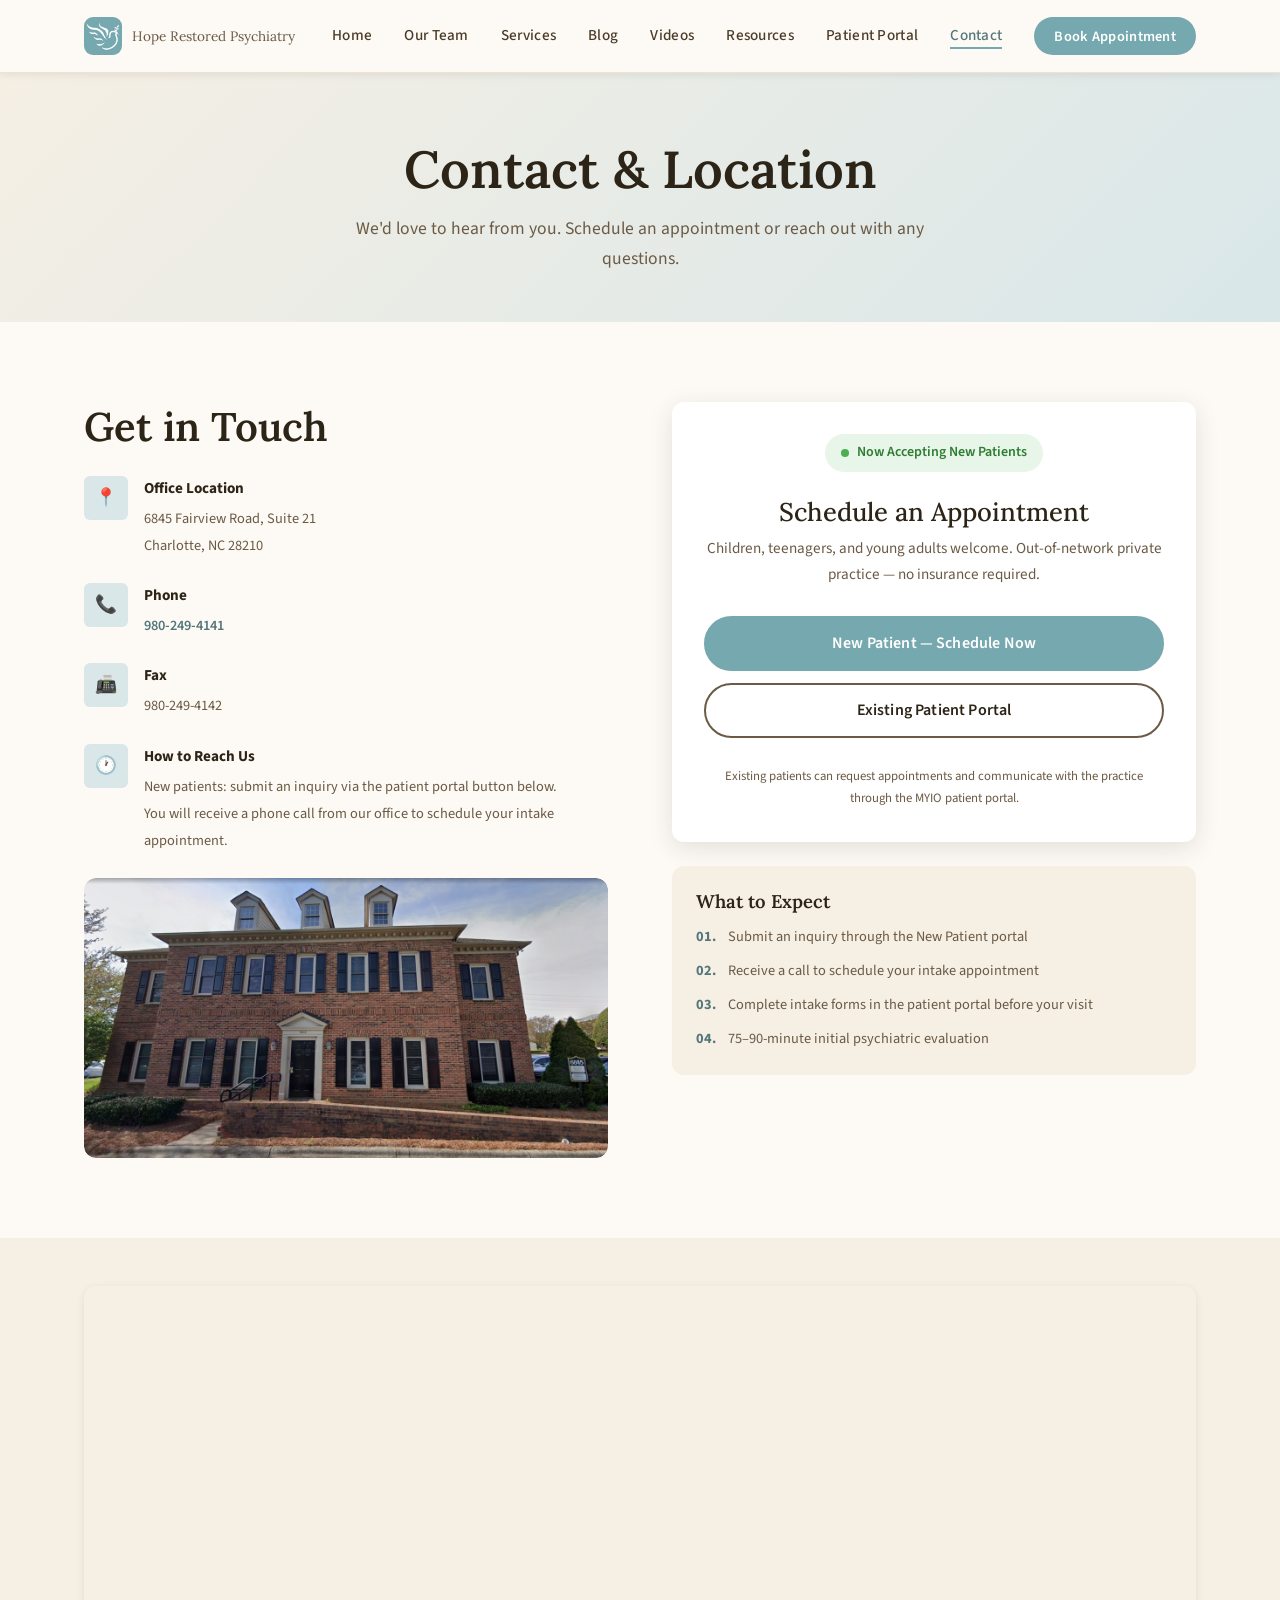
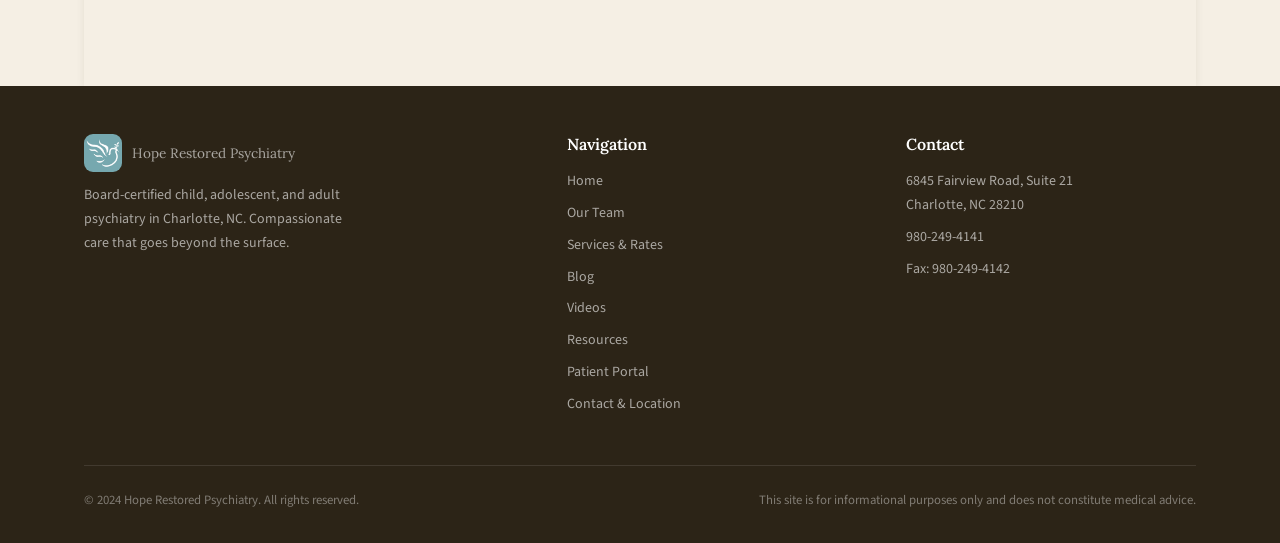
<file: contact.html>
<!DOCTYPE html>
<html lang="en">
<head>
  <meta charset="UTF-8" />
  <meta name="viewport" content="width=device-width, initial-scale=1.0" />
  <title>Contact &amp; Location | Hope Restored Psychiatry</title>
  <meta name="description" content="Schedule an appointment with Dr. Crystal Bullard at Hope Restored Psychiatry. Located at 6845 Fairview Road Suite 21, Charlotte, NC 28210. Call 980-249-4141." />
  <link rel="canonical" href="https://www.hoperestoredpsychiatry.com/contact" />
  <link rel="stylesheet" href="css/styles.css" />
  <link rel="icon" type="image/png" sizes="32x32" href="assets/favicon-32.png" />
  <link rel="icon" type="image/png" sizes="16x16" href="assets/favicon-16.png" />
  <link rel="apple-touch-icon" href="assets/apple-touch-icon.png" />
</head>
<body>

  <!-- ===== NAVIGATION ===== -->
  <nav class="site-nav" role="navigation" aria-label="Main navigation">
    <div class="container nav-inner">
      <a href="index.html" class="nav-logo" aria-label="Hope Restored Psychiatry home">
        <img src="assets/logo-mark.png" alt="" class="nav-logo-icon" width="38" height="38" />
        <span class="nav-logo-text">
          Hope Restored Psychiatry
        </span>
      </a>
      <button class="nav-toggle" aria-label="Toggle navigation" aria-expanded="false">
        <span></span><span></span><span></span>
      </button>
      <ul class="nav-links" role="list">
        <li><a href="index.html">Home</a></li>
        <li><a href="about.html">Our Team</a></li>
        <li><a href="services.html">Services</a></li>
        <li><a href="blog.html">Blog</a></li>
        <li><a href="videos.html">Videos</a></li>
        <li><a href="resources.html">Resources</a></li>
        <li><a href="patient-portal.html">Patient Portal</a></li>
        <li><a href="contact.html" class="active">Contact</a></li>
        <li><a href="#schedule" class="nav-cta">Book Appointment</a></li>
      </ul>
    </div>
  </nav>

  <!-- ===== PAGE HERO ===== -->
  <section class="page-hero" aria-labelledby="page-heading">
    <div class="container">
      <h1 id="page-heading">Contact &amp; Location</h1>
      <p>We'd love to hear from you. Schedule an appointment or reach out with any questions.</p>
    </div>
  </section>

  <!-- ===== SCHEDULE + CONTACT ===== -->
  <section class="section-pad" id="schedule" aria-labelledby="contact-heading">
    <div class="container">
      <div class="contact-grid">

        <!-- Left: contact details -->
        <div class="contact-info">
          <h2 id="contact-heading">Get in Touch</h2>

          <div class="contact-detail">
            <div class="contact-detail-icon" aria-hidden="true">📍</div>
            <div class="contact-detail-text">
              <strong>Office Location</strong>
              <span>
                6845 Fairview Road, Suite 21<br>
                Charlotte, NC 28210
              </span>
            </div>
          </div>

          <div class="contact-detail">
            <div class="contact-detail-icon" aria-hidden="true">📞</div>
            <div class="contact-detail-text">
              <strong>Phone</strong>
              <span><a href="tel:9802494141" style="color:var(--sage-dark);font-weight:600">980-249-4141</a></span>
            </div>
          </div>

          <div class="contact-detail">
            <div class="contact-detail-icon" aria-hidden="true">📠</div>
            <div class="contact-detail-text">
              <strong>Fax</strong>
              <span>980-249-4142</span>
            </div>
          </div>

          <div class="contact-detail">
            <div class="contact-detail-icon" aria-hidden="true">🕐</div>
            <div class="contact-detail-text">
              <strong>How to Reach Us</strong>
              <span>
                New patients: submit an inquiry via the patient portal button below.<br>
                You will receive a phone call from our office to schedule your intake appointment.
              </span>
            </div>
          </div>

          <div style="margin-top:1rem;border-radius:var(--radius);overflow:hidden">
            <img
              src="assets/office-building.jpg"
              alt="Hope Restored Psychiatry office building at 6845 Fairview Road, Suite 21, Charlotte, NC"
              loading="lazy"
              style="width:100%;height:auto;display:block;border-radius:var(--radius)"
            />
          </div>
        </div>

        <!-- Right: appointment card -->
        <div>
          <div class="contact-appt-card">
            <div class="accepting-badge">Now Accepting New Patients</div>
            <h3>Schedule an Appointment</h3>
            <p>Children, teenagers, and young adults welcome. Out-of-network private practice — no insurance required.</p>

            <a
              href="https://valant.io/prospectivepatient/HopeRestoredPsychiatryPLLC/embedded"
              target="_blank"
              rel="noopener"
              class="btn btn-primary"
              aria-label="Schedule as a new patient"
            >
              New Patient — Schedule Now
            </a>

            <a
              href="https://valant.io/myio/HopeRestoredPsychiatryPLLC/login"
              target="_blank"
              rel="noopener"
              class="btn btn-outline"
              aria-label="Access the existing patient portal"
            >
              Existing Patient Portal
            </a>

            <p style="font-size:0.8rem;color:var(--brown-light);margin-top:1rem;margin-bottom:0">
              Existing patients can request appointments and communicate with the practice through the MYIO patient portal.
            </p>
          </div>

          <div style="margin-top:1.5rem;background:var(--cream-mid);border-radius:var(--radius);padding:1.5rem">
            <h4 style="margin-bottom:0.75rem;color:var(--brown)">What to Expect</h4>
            <ul style="display:flex;flex-direction:column;gap:0.6rem">
              <li style="display:flex;gap:0.75rem;font-size:0.9rem;color:var(--brown-light)">
                <span style="color:var(--sage-dark);font-weight:700;flex-shrink:0">01.</span>
                Submit an inquiry through the New Patient portal
              </li>
              <li style="display:flex;gap:0.75rem;font-size:0.9rem;color:var(--brown-light)">
                <span style="color:var(--sage-dark);font-weight:700;flex-shrink:0">02.</span>
                Receive a call to schedule your intake appointment
              </li>
              <li style="display:flex;gap:0.75rem;font-size:0.9rem;color:var(--brown-light)">
                <span style="color:var(--sage-dark);font-weight:700;flex-shrink:0">03.</span>
                Complete intake forms in the patient portal before your visit
              </li>
              <li style="display:flex;gap:0.75rem;font-size:0.9rem;color:var(--brown-light)">
                <span style="color:var(--sage-dark);font-weight:700;flex-shrink:0">04.</span>
                75–90-minute initial psychiatric evaluation
              </li>
            </ul>
          </div>
        </div>

      </div>
    </div>
  </section>

  <!-- ===== MAP ===== -->
  <section class="map-section" aria-label="Office location map">
    <div class="container">
      <div class="map-embed">
        <iframe
          src="https://www.google.com/maps/embed?pb=!1m18!1m12!1m3!1d3262.5!2d-80.8428!3d35.1582!2m3!1f0!2f0!3f0!3m2!1i1024!2i768!4f13.1!3m3!1m2!1s0x0%3A0x0!2s6845+Fairview+Rd%2C+Charlotte%2C+NC+28210!5e0!3m2!1sen!2sus!4v1!5m2!1sen!2sus"
          allowfullscreen=""
          loading="lazy"
          referrerpolicy="no-referrer-when-downgrade"
          title="Hope Restored Psychiatry office location map"
        ></iframe>
      </div>
    </div>
  </section>

  <!-- ===== FOOTER ===== -->
  <footer class="site-footer" role="contentinfo">
    <div class="container">
      <div class="footer-inner">
        <div class="footer-brand">
          <div class="nav-logo">
            <img src="assets/logo-mark.png" alt="" class="nav-logo-icon" width="38" height="38" />
            <span class="nav-logo-text">
              Hope Restored Psychiatry
            </span>
          </div>
          <p>Board-certified child, adolescent, and adult psychiatry in Charlotte, NC. Compassionate care that goes beyond the surface.</p>
        </div>
        <div class="footer-col">
          <h4>Navigation</h4>
          <ul role="list">
            <li><a href="index.html">Home</a></li>
            <li><a href="about.html">Our Team</a></li>
            <li><a href="services.html">Services &amp; Rates</a></li>
            <li><a href="blog.html">Blog</a></li>
            <li><a href="videos.html">Videos</a></li>
            <li><a href="resources.html">Resources</a></li>
            <li><a href="patient-portal.html">Patient Portal</a></li>
            <li><a href="contact.html">Contact &amp; Location</a></li>
          </ul>
        </div>
        <div class="footer-col">
          <h4>Contact</h4>
          <p>6845 Fairview Road, Suite 21<br>Charlotte, NC 28210</p>
          <a href="tel:9802494141">980-249-4141</a>
          <p style="margin-top:0.25rem">Fax: 980-249-4142</p>
        </div>
      </div>
      <div class="footer-bottom">
        <p>&copy; 2024 Hope Restored Psychiatry. All rights reserved.</p>
        <p>This site is for informational purposes only and does not constitute medical advice.</p>
      </div>
    </div>
  </footer>

  <script src="js/main.js"></script>
</body>
</html>
</file>
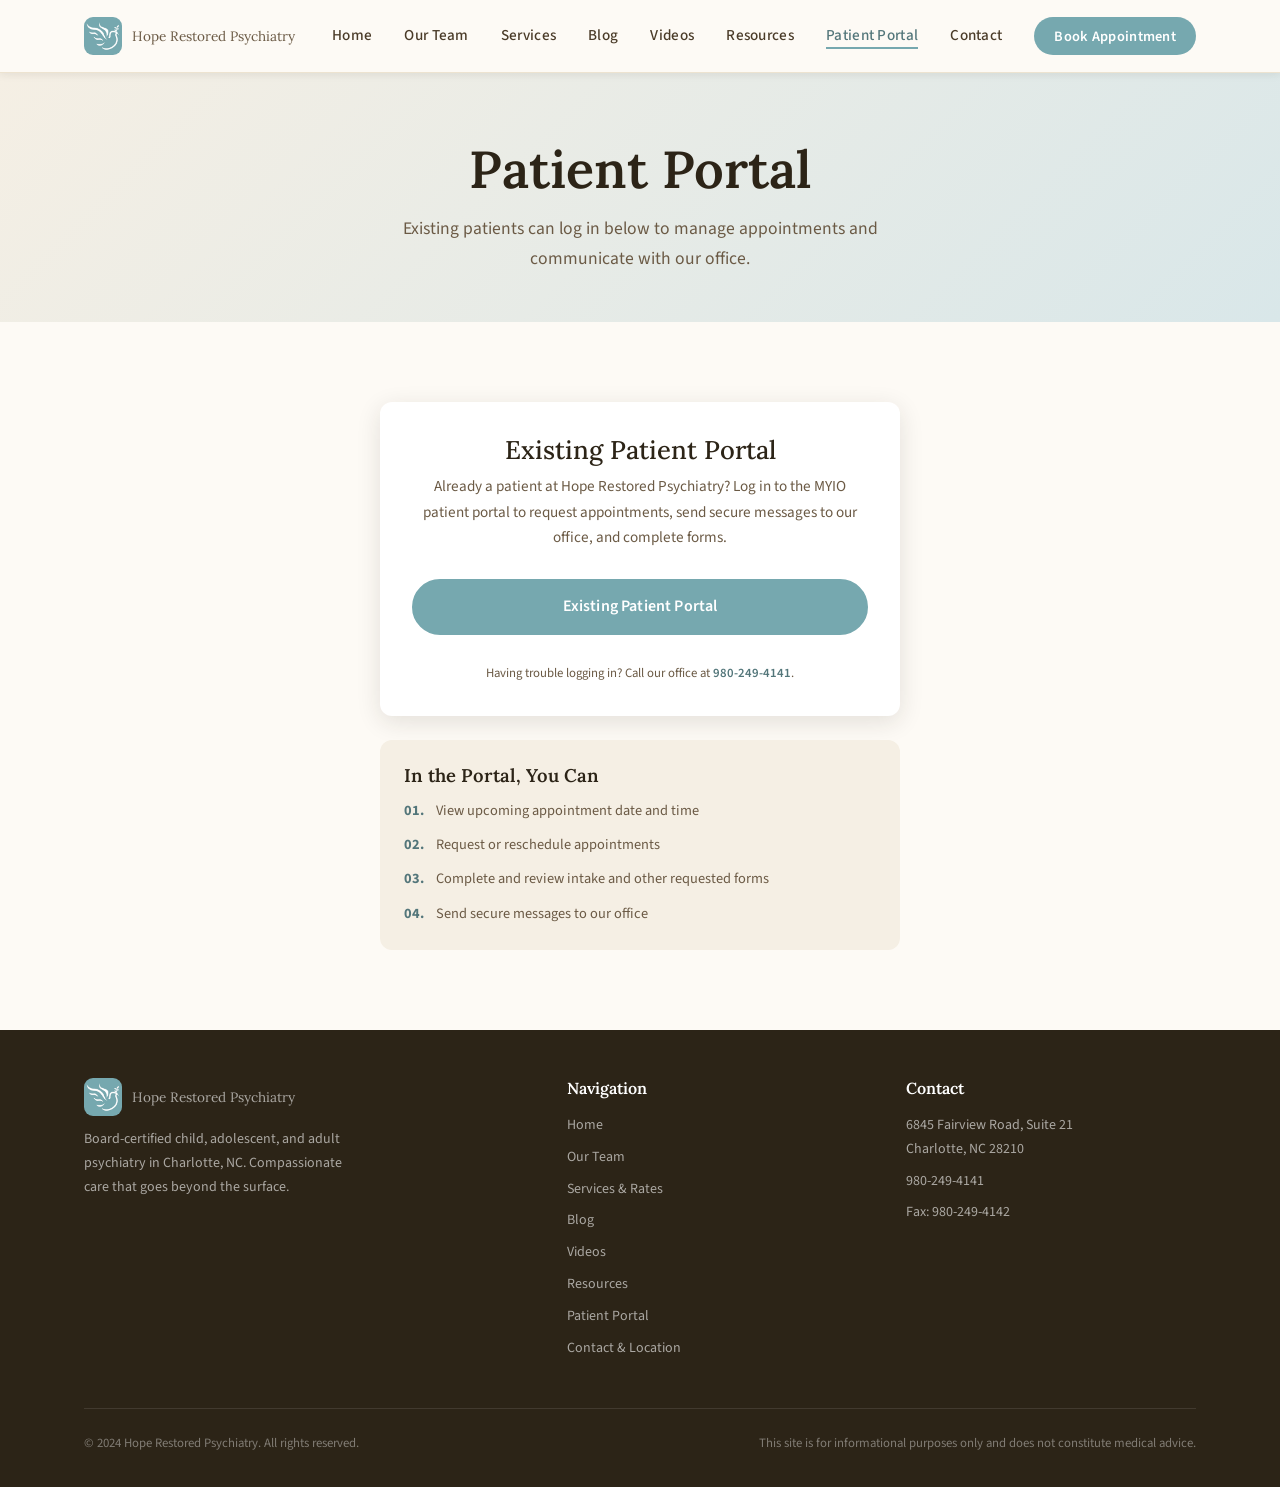
<file: patient-portal.html>
<!DOCTYPE html>
<html lang="en">
<head>
  <meta charset="UTF-8" />
  <meta name="viewport" content="width=device-width, initial-scale=1.0" />
  <title>Patient Portal | Hope Restored Psychiatry</title>
  <meta name="description" content="Existing patients of Hope Restored Psychiatry can log in to the MYIO patient portal to request appointments, message the practice, and manage forms." />
  <link rel="canonical" href="https://www.hoperestoredpsychiatry.com/patient-portal" />
  <link rel="stylesheet" href="css/styles.css" />
  <link rel="icon" type="image/png" sizes="32x32" href="assets/favicon-32.png" />
  <link rel="icon" type="image/png" sizes="16x16" href="assets/favicon-16.png" />
  <link rel="apple-touch-icon" href="assets/apple-touch-icon.png" />
</head>
<body>

  <!-- ===== NAVIGATION ===== -->
  <nav class="site-nav" role="navigation" aria-label="Main navigation">
    <div class="container nav-inner">
      <a href="index.html" class="nav-logo" aria-label="Hope Restored Psychiatry home">
        <img src="assets/logo-mark.png" alt="" class="nav-logo-icon" width="38" height="38" />
        <span class="nav-logo-text">
          Hope Restored Psychiatry
        </span>
      </a>
      <button class="nav-toggle" aria-label="Toggle navigation" aria-expanded="false">
        <span></span><span></span><span></span>
      </button>
      <ul class="nav-links" role="list">
        <li><a href="index.html">Home</a></li>
        <li><a href="about.html">Our Team</a></li>
        <li><a href="services.html">Services</a></li>
        <li><a href="blog.html">Blog</a></li>
        <li><a href="videos.html">Videos</a></li>
        <li><a href="resources.html">Resources</a></li>
        <li><a href="patient-portal.html" class="active">Patient Portal</a></li>
        <li><a href="contact.html">Contact</a></li>
        <li><a href="contact.html#schedule" class="nav-cta">Book Appointment</a></li>
      </ul>
    </div>
  </nav>

  <!-- ===== PAGE HERO ===== -->
  <section class="page-hero" aria-labelledby="page-heading">
    <div class="container">
      <h1 id="page-heading">Patient Portal</h1>
      <p>Existing patients can log in below to manage appointments and communicate with our office.</p>
    </div>
  </section>

  <!-- ===== PATIENT PORTAL ===== -->
  <section class="section-pad" aria-labelledby="portal-heading">
    <div class="container">
      <div class="contact-appt-card" style="max-width:520px;margin:0 auto">
        <h3 id="portal-heading">Existing Patient Portal</h3>
        <p>Already a patient at Hope Restored Psychiatry? Log in to the MYIO patient portal to request appointments, send secure messages to our office, and complete forms.</p>

        <a
          href="https://valant.io/myio/HopeRestoredPsychiatryPLLC/login"
          target="_blank"
          rel="noopener"
          class="btn btn-primary"
          aria-label="Log in to the existing patient portal"
        >
          Existing Patient Portal
        </a>

        <p style="font-size:0.8rem;color:var(--brown-light);margin-top:1rem;margin-bottom:0">
          Having trouble logging in? Call our office at <a href="tel:9802494141" style="color:var(--sage-dark);font-weight:600">980-249-4141</a>.
        </p>
      </div>

      <div style="max-width:520px;margin:1.5rem auto 0;background:var(--cream-mid);border-radius:var(--radius);padding:1.5rem">
        <h4 style="margin-bottom:0.75rem;color:var(--brown)">In the Portal, You Can</h4>
        <ul style="display:flex;flex-direction:column;gap:0.6rem">
          <li style="display:flex;gap:0.75rem;font-size:0.9rem;color:var(--brown-light)">
            <span style="color:var(--sage-dark);font-weight:700;flex-shrink:0">01.</span>
            View upcoming appointment date and time
          </li>
          <li style="display:flex;gap:0.75rem;font-size:0.9rem;color:var(--brown-light)">
            <span style="color:var(--sage-dark);font-weight:700;flex-shrink:0">02.</span>
            Request or reschedule appointments
          </li>
          <li style="display:flex;gap:0.75rem;font-size:0.9rem;color:var(--brown-light)">
            <span style="color:var(--sage-dark);font-weight:700;flex-shrink:0">03.</span>
            Complete and review intake and other requested forms
          </li>
          <li style="display:flex;gap:0.75rem;font-size:0.9rem;color:var(--brown-light)">
            <span style="color:var(--sage-dark);font-weight:700;flex-shrink:0">04.</span>
            Send secure messages to our office
          </li>
        </ul>
      </div>
    </div>
  </section>

  <!-- ===== FOOTER ===== -->
  <footer class="site-footer" role="contentinfo">
    <div class="container">
      <div class="footer-inner">
        <div class="footer-brand">
          <div class="nav-logo">
            <img src="assets/logo-mark.png" alt="" class="nav-logo-icon" width="38" height="38" />
            <span class="nav-logo-text">
              Hope Restored Psychiatry
            </span>
          </div>
          <p>Board-certified child, adolescent, and adult psychiatry in Charlotte, NC. Compassionate care that goes beyond the surface.</p>
        </div>
        <div class="footer-col">
          <h4>Navigation</h4>
          <ul role="list">
            <li><a href="index.html">Home</a></li>
            <li><a href="about.html">Our Team</a></li>
            <li><a href="services.html">Services &amp; Rates</a></li>
            <li><a href="blog.html">Blog</a></li>
            <li><a href="videos.html">Videos</a></li>
            <li><a href="resources.html">Resources</a></li>
            <li><a href="patient-portal.html">Patient Portal</a></li>
            <li><a href="contact.html">Contact &amp; Location</a></li>
          </ul>
        </div>
        <div class="footer-col">
          <h4>Contact</h4>
          <p>6845 Fairview Road, Suite 21<br>Charlotte, NC 28210</p>
          <a href="tel:9802494141">980-249-4141</a>
          <p style="margin-top:0.25rem">Fax: 980-249-4142</p>
        </div>
      </div>
      <div class="footer-bottom">
        <p>&copy; 2024 Hope Restored Psychiatry. All rights reserved.</p>
        <p>This site is for informational purposes only and does not constitute medical advice.</p>
      </div>
    </div>
  </footer>

  <script src="js/main.js"></script>
</body>
</html>
</file>
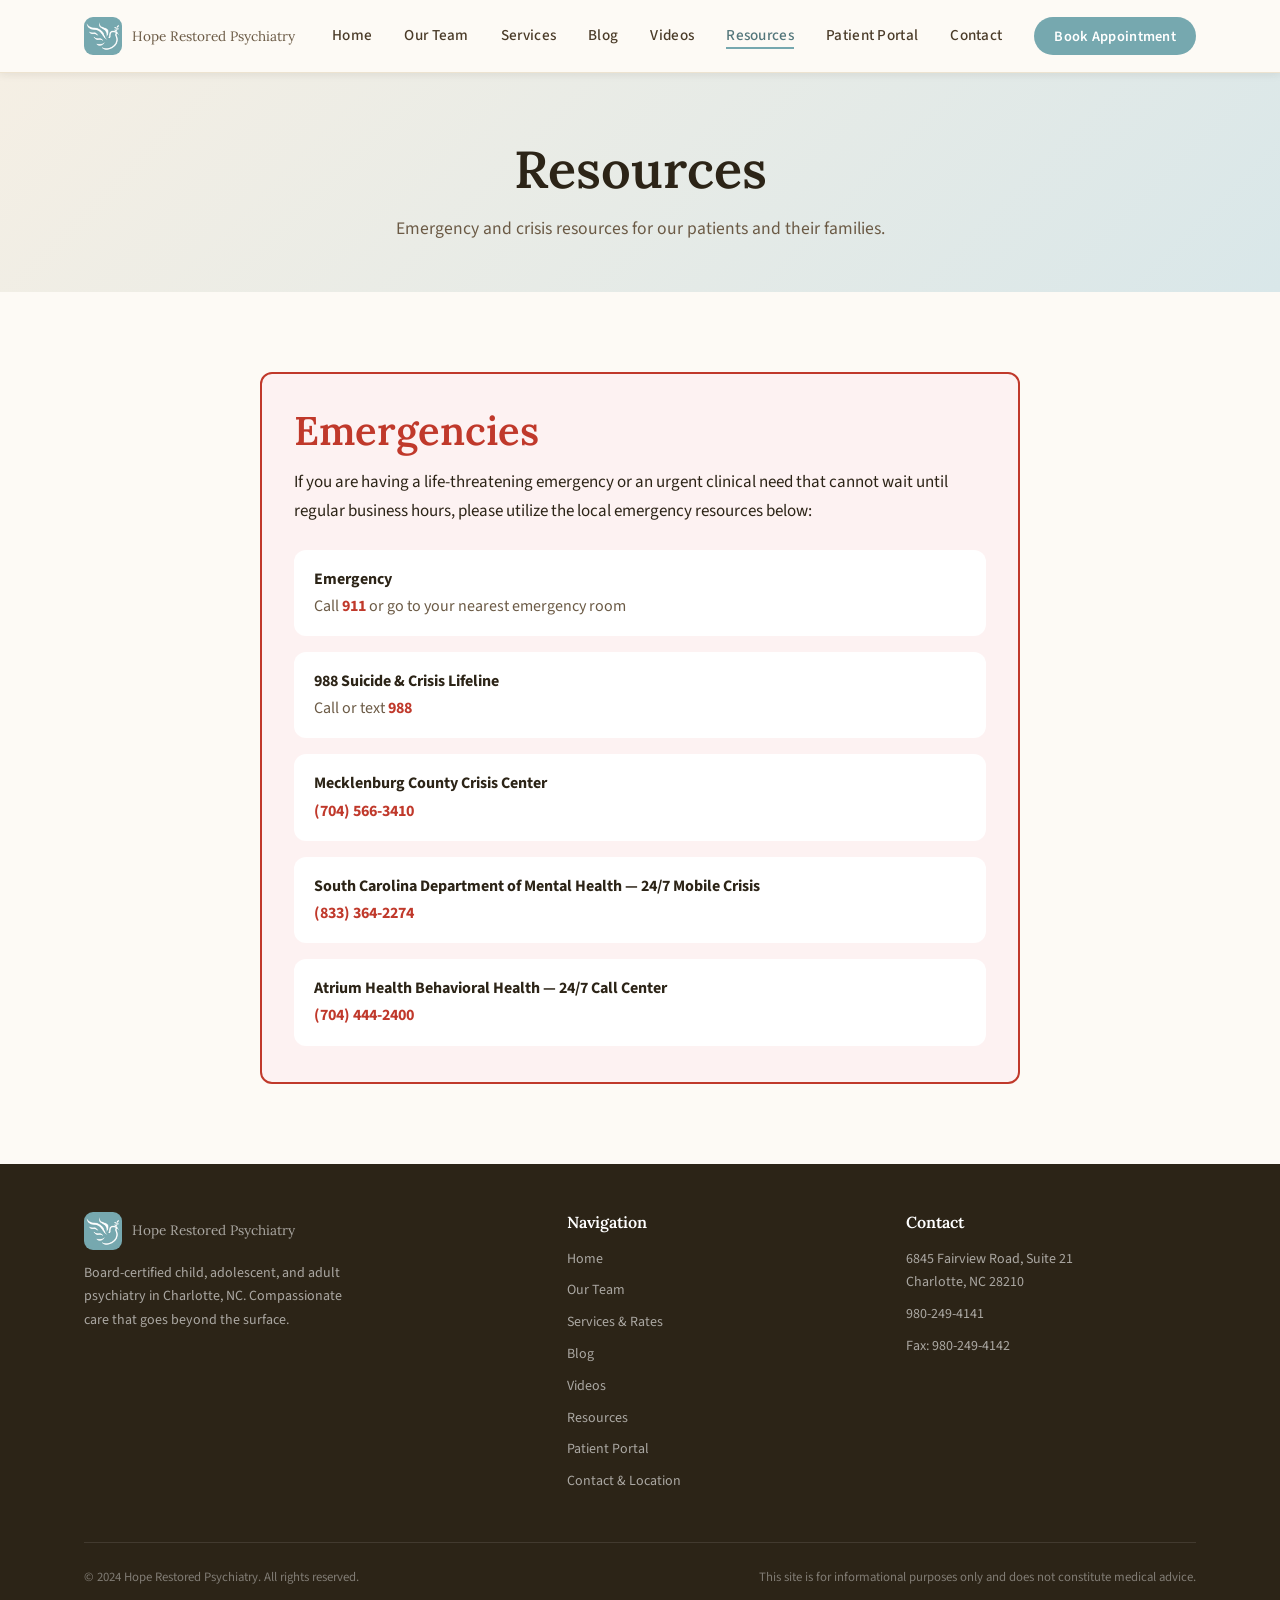
<file: resources.html>
<!DOCTYPE html>
<html lang="en">
<head>
  <meta charset="UTF-8" />
  <meta name="viewport" content="width=device-width, initial-scale=1.0" />
  <title>Resources &amp; Emergency Contacts | Hope Restored Psychiatry</title>
  <meta name="description" content="Emergency and crisis resources for patients of Hope Restored Psychiatry, including the 988 Suicide &amp; Crisis Lifeline and local crisis centers in Charlotte, NC." />
  <link rel="canonical" href="https://www.hoperestoredpsychiatry.com/resources" />
  <link rel="stylesheet" href="css/styles.css" />
  <link rel="icon" type="image/png" sizes="32x32" href="assets/favicon-32.png" />
  <link rel="icon" type="image/png" sizes="16x16" href="assets/favicon-16.png" />
  <link rel="apple-touch-icon" href="assets/apple-touch-icon.png" />
</head>
<body>

  <!-- ===== NAVIGATION ===== -->
  <nav class="site-nav" role="navigation" aria-label="Main navigation">
    <div class="container nav-inner">
      <a href="index.html" class="nav-logo" aria-label="Hope Restored Psychiatry home">
        <img src="assets/logo-mark.png" alt="" class="nav-logo-icon" width="38" height="38" />
        <span class="nav-logo-text">
          Hope Restored Psychiatry
        </span>
      </a>
      <button class="nav-toggle" aria-label="Toggle navigation" aria-expanded="false">
        <span></span><span></span><span></span>
      </button>
      <ul class="nav-links" role="list">
        <li><a href="index.html">Home</a></li>
        <li><a href="about.html">Our Team</a></li>
        <li><a href="services.html">Services</a></li>
        <li><a href="blog.html">Blog</a></li>
        <li><a href="videos.html">Videos</a></li>
        <li><a href="resources.html" class="active">Resources</a></li>
        <li><a href="patient-portal.html">Patient Portal</a></li>
        <li><a href="contact.html">Contact</a></li>
        <li><a href="contact.html#schedule" class="nav-cta">Book Appointment</a></li>
      </ul>
    </div>
  </nav>

  <!-- ===== PAGE HERO ===== -->
  <section class="page-hero" aria-labelledby="page-heading">
    <div class="container">
      <h1 id="page-heading">Resources</h1>
      <p>Emergency and crisis resources for our patients and their families.</p>
    </div>
  </section>

  <!-- ===== EMERGENCY RESOURCES ===== -->
  <section class="section-pad" aria-labelledby="emergency-heading">
    <div class="container">
      <div style="max-width:760px;margin:0 auto;background:#fdf2f2;border:2px solid #c0392b;border-radius:var(--radius);padding:2rem 2rem 2.25rem">
        <h2 id="emergency-heading" style="color:#c0392b;margin-bottom:0.75rem">Emergencies</h2>
        <p style="color:var(--brown);margin-bottom:1.5rem">
          If you are having a life-threatening emergency or an urgent clinical need that cannot wait until regular business hours, please utilize the local emergency resources below:
        </p>

        <ul role="list" style="display:flex;flex-direction:column;gap:1rem;list-style:none">
          <li style="background:#fff;border-radius:var(--radius);padding:1rem 1.25rem">
            <strong style="display:block;color:var(--brown)">Emergency</strong>
            <span style="color:var(--brown-light)">Call <a href="tel:911" style="color:#c0392b;font-weight:700">911</a> or go to your nearest emergency room</span>
          </li>
          <li style="background:#fff;border-radius:var(--radius);padding:1rem 1.25rem">
            <strong style="display:block;color:var(--brown)">988 Suicide &amp; Crisis Lifeline</strong>
            <span style="color:var(--brown-light)">Call or text <a href="tel:988" style="color:#c0392b;font-weight:700">988</a></span>
          </li>
          <li style="background:#fff;border-radius:var(--radius);padding:1rem 1.25rem">
            <strong style="display:block;color:var(--brown)">Mecklenburg County Crisis Center</strong>
            <span style="color:var(--brown-light)"><a href="tel:7045663410" style="color:#c0392b;font-weight:700">(704) 566-3410</a></span>
          </li>
          <li style="background:#fff;border-radius:var(--radius);padding:1rem 1.25rem">
            <strong style="display:block;color:var(--brown)">South Carolina Department of Mental Health — 24/7 Mobile Crisis</strong>
            <span style="color:var(--brown-light)"><a href="tel:8333642274" style="color:#c0392b;font-weight:700">(833) 364-2274</a></span>
          </li>
          <li style="background:#fff;border-radius:var(--radius);padding:1rem 1.25rem">
            <strong style="display:block;color:var(--brown)">Atrium Health Behavioral Health — 24/7 Call Center</strong>
            <span style="color:var(--brown-light)"><a href="tel:7044442400" style="color:#c0392b;font-weight:700">(704) 444-2400</a></span>
          </li>
        </ul>
      </div>
    </div>
  </section>

  <!-- ===== FOOTER ===== -->
  <footer class="site-footer" role="contentinfo">
    <div class="container">
      <div class="footer-inner">
        <div class="footer-brand">
          <div class="nav-logo">
            <img src="assets/logo-mark.png" alt="" class="nav-logo-icon" width="38" height="38" />
            <span class="nav-logo-text">
              Hope Restored Psychiatry
            </span>
          </div>
          <p>Board-certified child, adolescent, and adult psychiatry in Charlotte, NC. Compassionate care that goes beyond the surface.</p>
        </div>
        <div class="footer-col">
          <h4>Navigation</h4>
          <ul role="list">
            <li><a href="index.html">Home</a></li>
            <li><a href="about.html">Our Team</a></li>
            <li><a href="services.html">Services &amp; Rates</a></li>
            <li><a href="blog.html">Blog</a></li>
            <li><a href="videos.html">Videos</a></li>
            <li><a href="resources.html">Resources</a></li>
            <li><a href="patient-portal.html">Patient Portal</a></li>
            <li><a href="contact.html">Contact &amp; Location</a></li>
          </ul>
        </div>
        <div class="footer-col">
          <h4>Contact</h4>
          <p>6845 Fairview Road, Suite 21<br>Charlotte, NC 28210</p>
          <a href="tel:9802494141">980-249-4141</a>
          <p style="margin-top:0.25rem">Fax: 980-249-4142</p>
        </div>
      </div>
      <div class="footer-bottom">
        <p>&copy; 2024 Hope Restored Psychiatry. All rights reserved.</p>
        <p>This site is for informational purposes only and does not constitute medical advice.</p>
      </div>
    </div>
  </footer>

  <script src="js/main.js"></script>
</body>
</html>
</file>
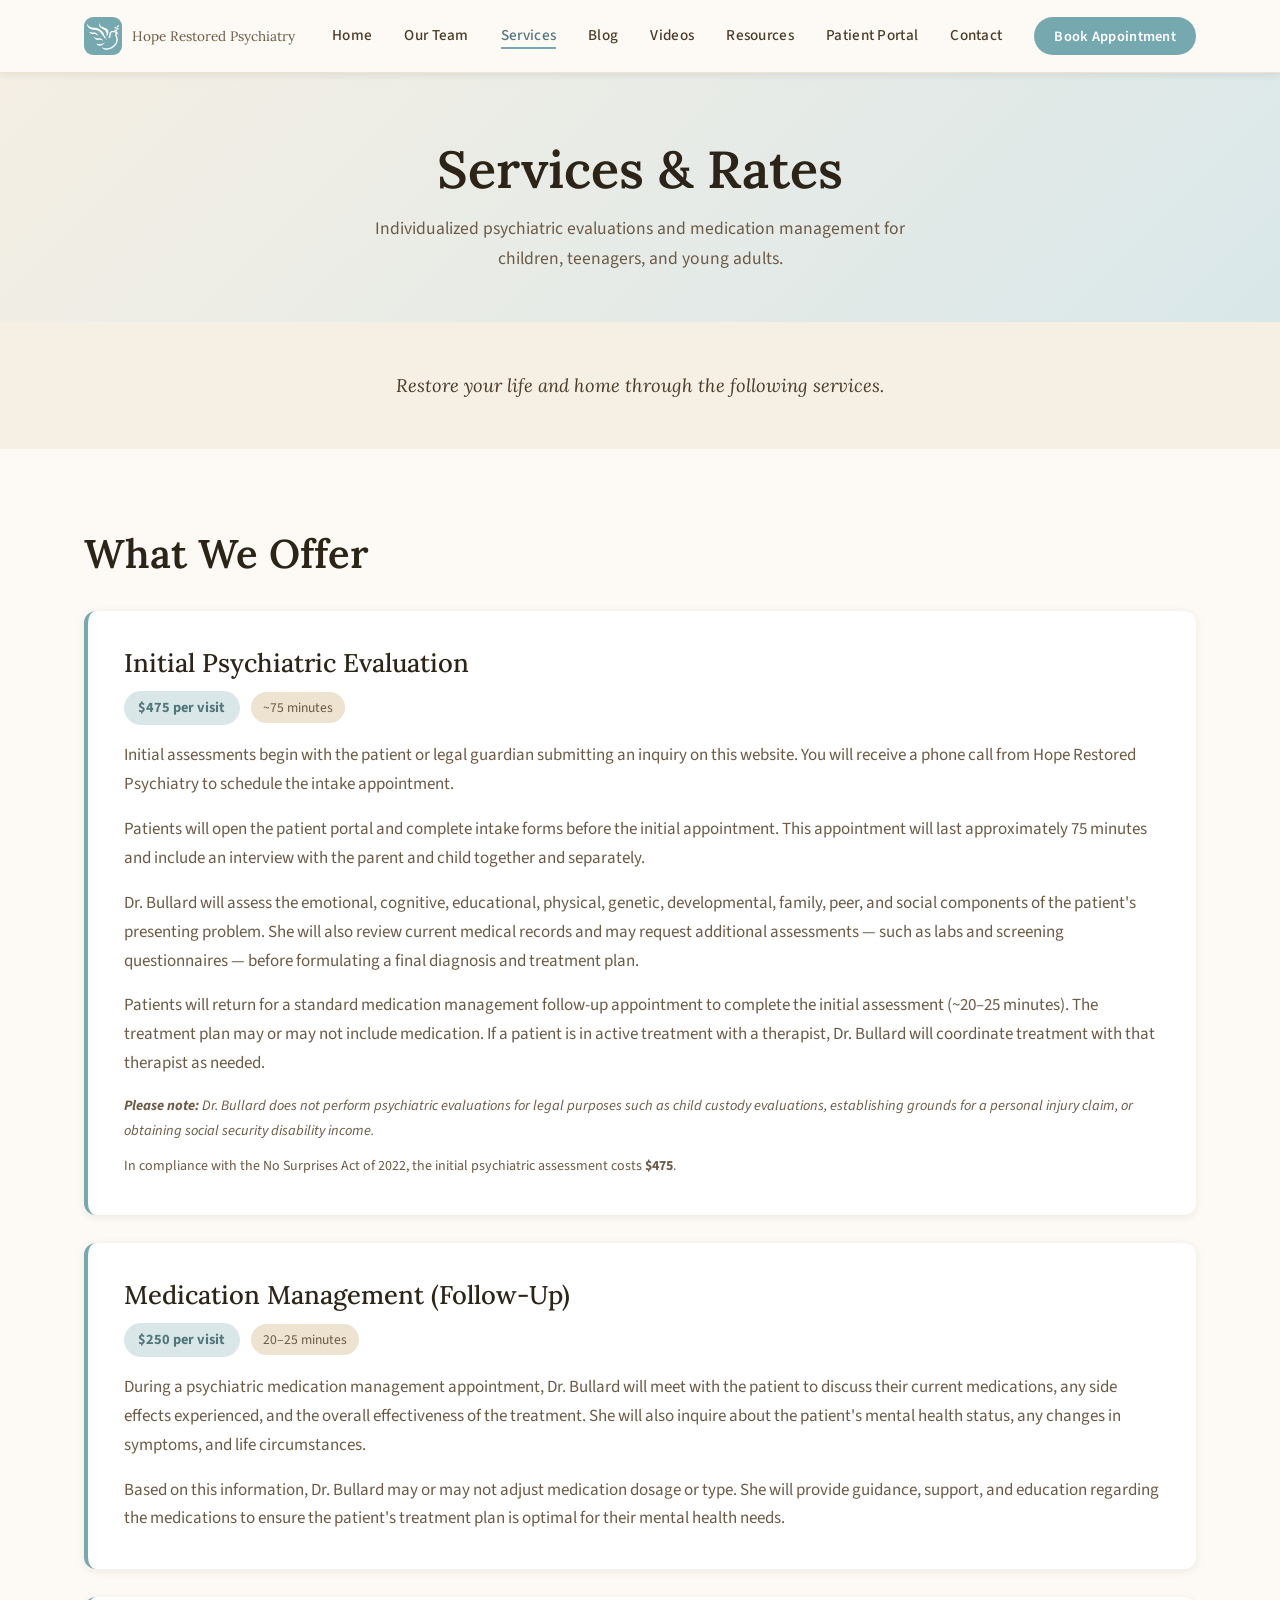
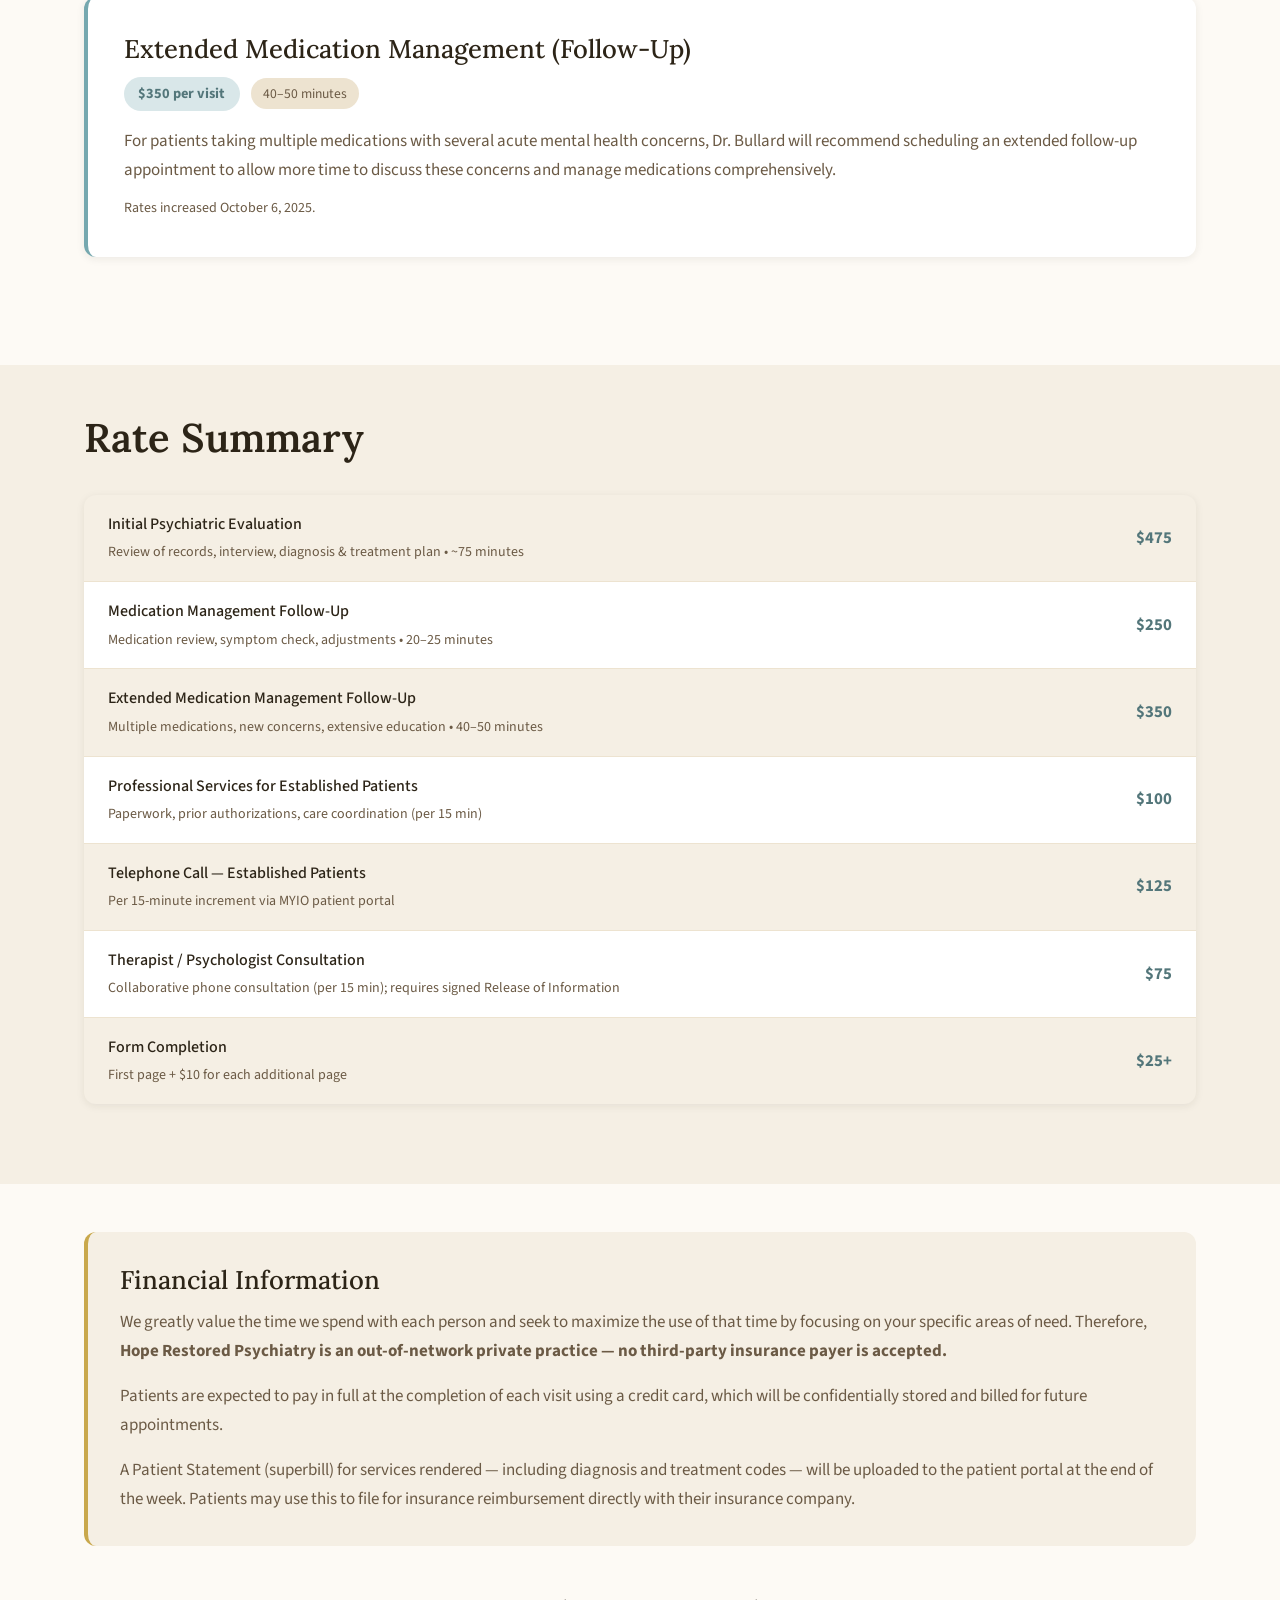
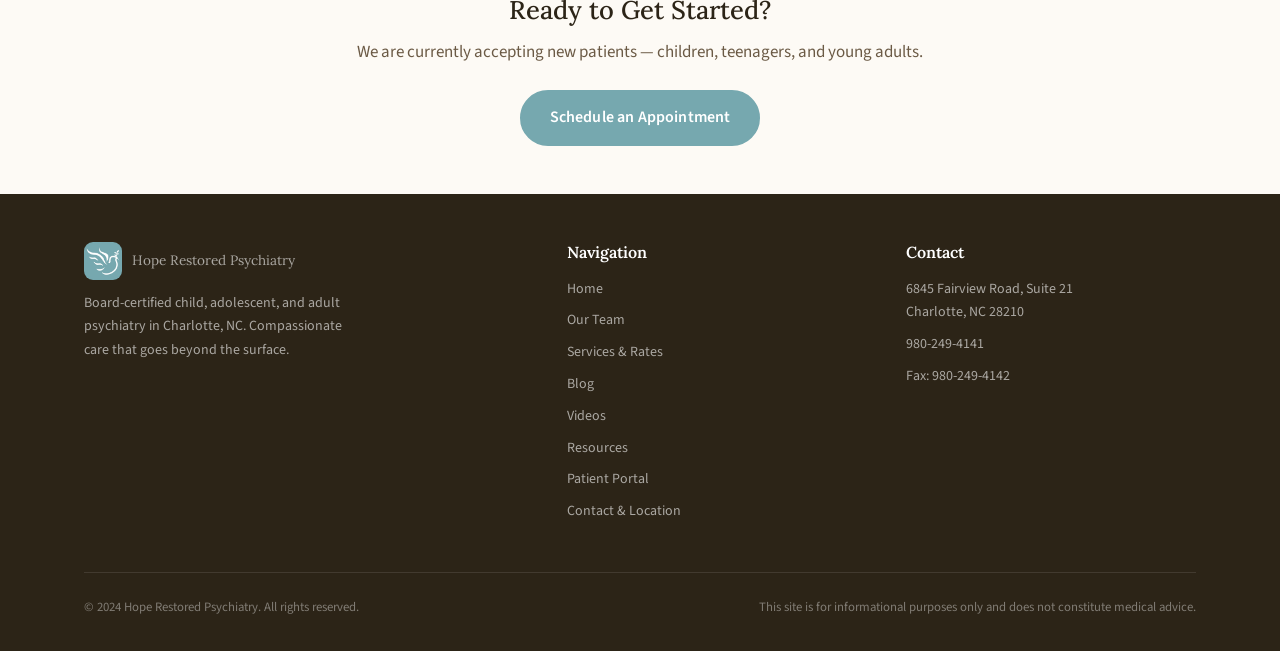
<file: services.html>
<!DOCTYPE html>
<html lang="en">
<head>
  <meta charset="UTF-8" />
  <meta name="viewport" content="width=device-width, initial-scale=1.0" />
  <title>Services &amp; Rates | Hope Restored Psychiatry</title>
  <meta name="description" content="Psychiatric services at Hope Restored Psychiatry: initial evaluations, medication management, and extended follow-up. Out-of-network private practice in Charlotte, NC." />
  <link rel="canonical" href="https://www.hoperestoredpsychiatry.com/services" />
  <link rel="stylesheet" href="css/styles.css" />
  <link rel="icon" type="image/png" sizes="32x32" href="assets/favicon-32.png" />
  <link rel="icon" type="image/png" sizes="16x16" href="assets/favicon-16.png" />
  <link rel="apple-touch-icon" href="assets/apple-touch-icon.png" />
</head>
<body>

  <!-- ===== NAVIGATION ===== -->
  <nav class="site-nav" role="navigation" aria-label="Main navigation">
    <div class="container nav-inner">
      <a href="index.html" class="nav-logo" aria-label="Hope Restored Psychiatry home">
        <img src="assets/logo-mark.png" alt="" class="nav-logo-icon" width="38" height="38" />
        <span class="nav-logo-text">
          Hope Restored Psychiatry
        </span>
      </a>
      <button class="nav-toggle" aria-label="Toggle navigation" aria-expanded="false">
        <span></span><span></span><span></span>
      </button>
      <ul class="nav-links" role="list">
        <li><a href="index.html">Home</a></li>
        <li><a href="about.html">Our Team</a></li>
        <li><a href="services.html" class="active">Services</a></li>
        <li><a href="blog.html">Blog</a></li>
        <li><a href="videos.html">Videos</a></li>
        <li><a href="resources.html">Resources</a></li>
        <li><a href="patient-portal.html">Patient Portal</a></li>
        <li><a href="contact.html">Contact</a></li>
        <li><a href="contact.html#schedule" class="nav-cta">Book Appointment</a></li>
      </ul>
    </div>
  </nav>

  <!-- ===== PAGE HERO ===== -->
  <section class="page-hero" aria-labelledby="page-heading">
    <div class="container">
      <h1 id="page-heading">Services &amp; Rates</h1>
      <p>Individualized psychiatric evaluations and medication management for children, teenagers, and young adults.</p>
    </div>
  </section>

  <!-- ===== SERVICES INTRO ===== -->
  <div class="services-intro">
    <div class="container">
      <p>Restore your life and home through the following services.</p>
    </div>
  </div>

  <!-- ===== SERVICES DETAIL ===== -->
  <section class="section-pad" aria-labelledby="services-heading">
    <div class="container">
      <h2 id="services-heading" style="margin-bottom:2rem">What We Offer</h2>

      <!-- Initial Psychiatric Evaluation -->
      <article class="service-card" aria-labelledby="service-1">
        <h3 id="service-1">Initial Psychiatric Evaluation</h3>
        <div>
          <span class="price-tag">$475 per visit</span>
          <span class="duration-tag">~75 minutes</span>
        </div>
        <p style="margin-bottom:1rem">Initial assessments begin with the patient or legal guardian submitting an inquiry on this website. You will receive a phone call from Hope Restored Psychiatry to schedule the intake appointment.</p>
        <p style="margin-bottom:1rem">Patients will open the patient portal and complete intake forms before the initial appointment. This appointment will last approximately 75 minutes and include an interview with the parent and child together and separately.</p>
        <p style="margin-bottom:1rem">Dr. Bullard will assess the emotional, cognitive, educational, physical, genetic, developmental, family, peer, and social components of the patient's presenting problem. She will also review current medical records and may request additional assessments — such as labs and screening questionnaires — before formulating a final diagnosis and treatment plan.</p>
        <p style="margin-bottom:1rem">Patients will return for a standard medication management follow-up appointment to complete the initial assessment (~20–25 minutes). The treatment plan may or may not include medication. If a patient is in active treatment with a therapist, Dr. Bullard will coordinate treatment with that therapist as needed.</p>
        <p style="font-size:0.9rem;color:var(--brown-light);font-style:italic">
          <strong>Please note:</strong> Dr. Bullard does not perform psychiatric evaluations for legal purposes such as child custody evaluations, establishing grounds for a personal injury claim, or obtaining social security disability income.
        </p>
        <p style="margin-top:0.75rem;font-size:0.875rem;color:var(--brown-light)">
          In compliance with the No Surprises Act of 2022, the initial psychiatric assessment costs <strong>$475</strong>.
        </p>
      </article>

      <!-- Medication Management -->
      <article class="service-card" aria-labelledby="service-2">
        <h3 id="service-2">Medication Management (Follow-Up)</h3>
        <div>
          <span class="price-tag">$250 per visit</span>
          <span class="duration-tag">20–25 minutes</span>
        </div>
        <p style="margin-bottom:1rem">During a psychiatric medication management appointment, Dr. Bullard will meet with the patient to discuss their current medications, any side effects experienced, and the overall effectiveness of the treatment. She will also inquire about the patient's mental health status, any changes in symptoms, and life circumstances.</p>
        <p>Based on this information, Dr. Bullard may or may not adjust medication dosage or type. She will provide guidance, support, and education regarding the medications to ensure the patient's treatment plan is optimal for their mental health needs.</p>
      </article>

      <!-- Extended Follow-Up -->
      <article class="service-card" aria-labelledby="service-3">
        <h3 id="service-3">Extended Medication Management (Follow-Up)</h3>
        <div>
          <span class="price-tag">$350 per visit</span>
          <span class="duration-tag">40–50 minutes</span>
        </div>
        <p>For patients taking multiple medications with several acute mental health concerns, Dr. Bullard will recommend scheduling an extended follow-up appointment to allow more time to discuss these concerns and manage medications comprehensively.</p>
        <p style="margin-top:0.75rem;font-size:0.875rem;color:var(--brown-light)">Rates increased October 6, 2025.</p>
      </article>
    </div>
  </section>

  <!-- ===== RATES TABLE ===== -->
  <section class="section-pad-sm" style="background:var(--cream-mid)" aria-labelledby="rates-heading">
    <div class="container">
      <h2 id="rates-heading" style="margin-bottom:1.5rem">Rate Summary</h2>
      <div class="rates-table" role="table" aria-label="Service rates">

        <div class="rates-row" role="row">
          <div role="cell">
            <div class="rate-label">Initial Psychiatric Evaluation</div>
            <div class="rate-detail">Review of records, interview, diagnosis &amp; treatment plan • ~75 minutes</div>
          </div>
          <div class="rate-price" role="cell">$475</div>
        </div>

        <div class="rates-row" role="row">
          <div role="cell">
            <div class="rate-label">Medication Management Follow-Up</div>
            <div class="rate-detail">Medication review, symptom check, adjustments • 20–25 minutes</div>
          </div>
          <div class="rate-price" role="cell">$250</div>
        </div>

        <div class="rates-row" role="row">
          <div role="cell">
            <div class="rate-label">Extended Medication Management Follow-Up</div>
            <div class="rate-detail">Multiple medications, new concerns, extensive education • 40–50 minutes</div>
          </div>
          <div class="rate-price" role="cell">$350</div>
        </div>

        <div class="rates-row" role="row">
          <div role="cell">
            <div class="rate-label">Professional Services for Established Patients</div>
            <div class="rate-detail">Paperwork, prior authorizations, care coordination (per 15 min)</div>
          </div>
          <div class="rate-price" role="cell">$100</div>
        </div>

        <div class="rates-row" role="row">
          <div role="cell">
            <div class="rate-label">Telephone Call — Established Patients</div>
            <div class="rate-detail">Per 15-minute increment via MYIO patient portal</div>
          </div>
          <div class="rate-price" role="cell">$125</div>
        </div>

        <div class="rates-row" role="row">
          <div role="cell">
            <div class="rate-label">Therapist / Psychologist Consultation</div>
            <div class="rate-detail">Collaborative phone consultation (per 15 min); requires signed Release of Information</div>
          </div>
          <div class="rate-price" role="cell">$75</div>
        </div>

        <div class="rates-row" role="row">
          <div role="cell">
            <div class="rate-label">Form Completion</div>
            <div class="rate-detail">First page + $10 for each additional page</div>
          </div>
          <div class="rate-price" role="cell">$25+</div>
        </div>

      </div>
    </div>
  </section>

  <!-- ===== FINANCIAL INFO ===== -->
  <section class="section-pad-sm" aria-labelledby="financial-heading">
    <div class="container">
      <div class="financial-card">
        <h3 id="financial-heading">Financial Information</h3>
        <p style="margin-top:0.75rem;margin-bottom:1rem">We greatly value the time we spend with each person and seek to maximize the use of that time by focusing on your specific areas of need. Therefore, <strong>Hope Restored Psychiatry is an out-of-network private practice — no third-party insurance payer is accepted.</strong></p>
        <p style="margin-bottom:1rem">Patients are expected to pay in full at the completion of each visit using a credit card, which will be confidentially stored and billed for future appointments.</p>
        <p>A Patient Statement (superbill) for services rendered — including diagnosis and treatment codes — will be uploaded to the patient portal at the end of the week. Patients may use this to file for insurance reimbursement directly with their insurance company.</p>
      </div>

      <div style="text-align:center;margin-top:3rem">
        <h3 style="margin-bottom:0.75rem">Ready to Get Started?</h3>
        <p style="margin-bottom:1.5rem;color:var(--brown-light)">We are currently accepting new patients — children, teenagers, and young adults.</p>
        <a href="contact.html#schedule" class="btn btn-primary">Schedule an Appointment</a>
      </div>
    </div>
  </section>

  <!-- ===== FOOTER ===== -->
  <footer class="site-footer" role="contentinfo">
    <div class="container">
      <div class="footer-inner">
        <div class="footer-brand">
          <div class="nav-logo">
            <img src="assets/logo-mark.png" alt="" class="nav-logo-icon" width="38" height="38" />
            <span class="nav-logo-text">
              Hope Restored Psychiatry
            </span>
          </div>
          <p>Board-certified child, adolescent, and adult psychiatry in Charlotte, NC. Compassionate care that goes beyond the surface.</p>
        </div>
        <div class="footer-col">
          <h4>Navigation</h4>
          <ul role="list">
            <li><a href="index.html">Home</a></li>
            <li><a href="about.html">Our Team</a></li>
            <li><a href="services.html">Services &amp; Rates</a></li>
            <li><a href="blog.html">Blog</a></li>
            <li><a href="videos.html">Videos</a></li>
            <li><a href="resources.html">Resources</a></li>
            <li><a href="patient-portal.html">Patient Portal</a></li>
            <li><a href="contact.html">Contact &amp; Location</a></li>
          </ul>
        </div>
        <div class="footer-col">
          <h4>Contact</h4>
          <p>6845 Fairview Road, Suite 21<br>Charlotte, NC 28210</p>
          <a href="tel:9802494141">980-249-4141</a>
          <p style="margin-top:0.25rem">Fax: 980-249-4142</p>
        </div>
      </div>
      <div class="footer-bottom">
        <p>&copy; 2024 Hope Restored Psychiatry. All rights reserved.</p>
        <p>This site is for informational purposes only and does not constitute medical advice.</p>
      </div>
    </div>
  </footer>

  <script src="js/main.js"></script>
</body>
</html>
</file>
<file: css/styles.css>
/* =========================================
   Hope Restored Psychiatry — Main Styles
   ========================================= */

/* --- Google Fonts --- */
@import url('https://fonts.googleapis.com/css2?family=Lora:ital,wght@0,400;0,500;0,600;0,700;1,400;1,500&family=Source+Sans+3:wght@300;400;500;600&display=swap');

/* --- Design Tokens --- */
:root {
  --cream:        #FDFAF5;
  --cream-mid:    #F5EFE4;
  --cream-dark:   #EDE3D0;
  --sage:         #76A8AF;
  --sage-dark:    #53767A;
  --sage-light:   #D9E7E9;
  --gold:         #C9A84C;
  --gold-dark:    #A8872C;
  --brown:        #2C2417;
  --brown-mid:    #4A3B28;
  --brown-light:  #6B5A45;
  --white:        #FFFFFF;
  --shadow-sm:    0 2px 8px rgba(44,36,23,0.08);
  --shadow-md:    0 6px 24px rgba(44,36,23,0.12);
  --shadow-lg:    0 12px 48px rgba(44,36,23,0.15);
  --radius:       12px;
  --radius-sm:    6px;
  --transition:   all 0.25s ease;
}

/* --- Reset & Base --- */
*, *::before, *::after { box-sizing: border-box; margin: 0; padding: 0; }

html { scroll-behavior: smooth; font-size: 16px; }

body {
  font-family: 'Source Sans 3', sans-serif;
  background-color: var(--cream);
  color: var(--brown);
  line-height: 1.7;
  -webkit-font-smoothing: antialiased;
}

img { max-width: 100%; height: auto; display: block; }
a { color: inherit; text-decoration: none; }
ul { list-style: none; }

/* --- Typography --- */
h1, h2, h3, h4 {
  font-family: 'Lora', serif;
  color: var(--brown);
  line-height: 1.25;
}
h1 { font-size: clamp(2rem, 5vw, 3.25rem); font-weight: 600; }
h2 { font-size: clamp(1.6rem, 3.5vw, 2.5rem); font-weight: 600; }
h3 { font-size: clamp(1.2rem, 2.5vw, 1.6rem); font-weight: 500; }
h4 { font-size: 1.15rem; font-weight: 600; }
p  { font-size: 1.0625rem; color: var(--brown-light); }

/* --- Layout Utilities --- */
.container {
  width: 100%;
  max-width: 1160px;
  margin: 0 auto;
  padding: 0 1.5rem;
}
.section-pad { padding: 5rem 0; }
.section-pad-sm { padding: 3rem 0; }

/* =========================================
   NAVIGATION
   ========================================= */
.site-nav {
  position: sticky;
  top: 0;
  z-index: 100;
  background: var(--cream);
  border-bottom: 1px solid var(--cream-dark);
  box-shadow: var(--shadow-sm);
}
.nav-inner {
  display: flex;
  align-items: center;
  justify-content: space-between;
  height: 72px;
}
.nav-logo {
  display: flex;
  align-items: center;
  gap: 0.65rem;
  font-family: 'Lora', serif;
  font-size: 1.2rem;
  font-weight: 600;
  color: var(--brown);
  line-height: 1.2;
  max-width: 260px;
}
.nav-logo-icon { width: 38px; height: 38px; border-radius: 9px; flex-shrink: 0; display: block; }
.nav-logo-text { display: block; }
.nav-logo span { display: block; font-size: 0.85rem; font-weight: 400; color: var(--brown-light); }
.nav-links {
  display: flex;
  align-items: center;
  gap: 2rem;
}
.nav-links a {
  font-size: 0.95rem;
  font-weight: 500;
  color: var(--brown-mid);
  letter-spacing: 0.02em;
  transition: var(--transition);
  position: relative;
}
.nav-links a::after {
  content: '';
  position: absolute;
  left: 0; bottom: -3px;
  width: 0; height: 2px;
  background: var(--sage);
  transition: var(--transition);
}
.nav-links a:hover { color: var(--sage-dark); }
.nav-links a:hover::after, .nav-links a.active::after { width: 100%; }
.nav-links a.active { color: var(--sage-dark); }

.nav-cta {
  background: var(--sage);
  color: var(--white) !important;
  padding: 0.55rem 1.25rem;
  border-radius: 100px;
  font-weight: 600 !important;
  font-size: 0.9rem !important;
  transition: var(--transition) !important;
}
.nav-cta:hover { background: var(--sage-dark) !important; transform: translateY(-1px); }
.nav-cta::after { display: none !important; }

/* Hamburger */
.nav-toggle {
  display: none;
  flex-direction: column;
  gap: 5px;
  cursor: pointer;
  padding: 4px;
  background: none;
  border: none;
}
.nav-toggle span {
  display: block;
  width: 24px;
  height: 2px;
  background: var(--brown);
  border-radius: 2px;
  transition: var(--transition);
}

/* =========================================
   BUTTONS
   ========================================= */
.btn {
  display: inline-flex;
  align-items: center;
  justify-content: center;
  gap: 0.5rem;
  padding: 0.75rem 1.75rem;
  border-radius: 100px;
  font-family: 'Source Sans 3', sans-serif;
  font-size: 1rem;
  font-weight: 600;
  cursor: pointer;
  transition: var(--transition);
  border: 2px solid transparent;
  letter-spacing: 0.01em;
  text-decoration: none;
}
.btn-primary {
  background: var(--sage);
  color: var(--white);
  border-color: var(--sage);
}
.btn-primary:hover {
  background: var(--sage-dark);
  border-color: var(--sage-dark);
  transform: translateY(-2px);
  box-shadow: 0 6px 20px rgba(118,168,175,0.35);
}
.btn-outline {
  background: transparent;
  color: var(--brown);
  border-color: var(--brown-light);
}
.btn-outline:hover {
  background: var(--cream-dark);
  border-color: var(--brown);
  transform: translateY(-2px);
}
.btn-gold {
  background: var(--gold);
  color: var(--white);
  border-color: var(--gold);
}
.btn-gold:hover {
  background: var(--gold-dark);
  border-color: var(--gold-dark);
  transform: translateY(-2px);
  box-shadow: 0 6px 20px rgba(201,168,76,0.35);
}

/* =========================================
   HERO — HOME
   ========================================= */
.hero {
  background: linear-gradient(135deg, var(--cream) 0%, var(--cream-mid) 100%);
  padding: 5rem 0 4rem;
  overflow: hidden;
  position: relative;
}
.hero::before {
  content: '';
  position: absolute;
  top: -80px; right: -80px;
  width: 400px; height: 400px;
  background: radial-gradient(circle, rgba(118,168,175,0.12) 0%, transparent 70%);
  border-radius: 50%;
  pointer-events: none;
}
.hero-inner {
  display: grid;
  grid-template-columns: 1fr 1fr;
  gap: 4rem;
  align-items: center;
}
.hero-text { order: 1; }
.hero-eyebrow {
  display: inline-block;
  font-size: 0.85rem;
  font-weight: 600;
  letter-spacing: 0.12em;
  text-transform: uppercase;
  color: var(--sage-dark);
  background: var(--sage-light);
  padding: 0.3rem 0.9rem;
  border-radius: 100px;
  margin-bottom: 1.25rem;
}
.hero h1 { margin-bottom: 1.25rem; }
.hero-sub {
  font-size: 1.1rem;
  line-height: 1.75;
  color: var(--brown-light);
  margin-bottom: 2rem;
  max-width: 480px;
}
.hero-cta { display: flex; gap: 1rem; flex-wrap: wrap; }

.hero-image { order: 2; }
.hero-img-wrap {
  position: relative;
  border-radius: 20px;
  overflow: hidden;
  box-shadow: var(--shadow-lg);
}
.hero-img-wrap img {
  width: 100%;
  height: 520px;
  object-fit: cover;
  object-position: center top;
}
.hero-badge {
  position: absolute;
  bottom: 1.5rem;
  left: 1.5rem;
  background: var(--white);
  border-radius: var(--radius);
  padding: 0.9rem 1.25rem;
  box-shadow: var(--shadow-md);
  display: flex;
  align-items: center;
  gap: 0.75rem;
}
.hero-badge-icon {
  width: 44px; height: 44px;
  background: var(--sage-light);
  border-radius: 50%;
  display: flex;
  align-items: center;
  justify-content: center;
  flex-shrink: 0;
  color: var(--sage-dark);
  font-size: 1.25rem;
}
.hero-badge-text strong { display: block; font-size: 1rem; font-weight: 700; color: var(--brown); }
.hero-badge-text span { font-size: 0.8rem; color: var(--brown-light); }

/* =========================================
   APPOINTMENT CTA BAND
   ========================================= */
.cta-band {
  background: var(--sage);
  padding: 3.5rem 0;
}
.cta-band-inner {
  display: flex;
  align-items: center;
  justify-content: space-between;
  gap: 2rem;
  flex-wrap: wrap;
}
.cta-band h2 { color: var(--white); font-size: clamp(1.5rem, 3vw, 2rem); }
.cta-band p { color: rgba(255,255,255,0.85); margin-top: 0.4rem; }
.cta-band-actions { display: flex; gap: 1rem; flex-wrap: wrap; }
.cta-band .btn-white {
  background: var(--white);
  color: var(--sage-dark);
  border-color: var(--white);
  font-weight: 700;
}
.cta-band .btn-white:hover {
  background: var(--cream);
  transform: translateY(-2px);
  box-shadow: 0 6px 20px rgba(0,0,0,0.15);
}
.cta-band .btn-outline-white {
  background: transparent;
  color: var(--white);
  border: 2px solid rgba(255,255,255,0.6);
}
.cta-band .btn-outline-white:hover {
  background: rgba(255,255,255,0.15);
  border-color: var(--white);
  transform: translateY(-2px);
}

/* =========================================
   TESTIMONIALS
   ========================================= */
.testimonials { background: var(--cream-mid); }
.section-header { text-align: center; margin-bottom: 3.5rem; }
.section-header p { max-width: 580px; margin: 0.75rem auto 0; font-size: 1.05rem; }
.section-tag {
  display: inline-block;
  font-size: 0.8rem;
  font-weight: 700;
  letter-spacing: 0.12em;
  text-transform: uppercase;
  color: var(--gold-dark);
  margin-bottom: 0.5rem;
}

.testimonial-grid {
  display: grid;
  grid-template-columns: repeat(auto-fit, minmax(320px, 1fr));
  gap: 1.75rem;
}
.testimonial-card {
  background: var(--white);
  border-radius: var(--radius);
  padding: 2rem;
  box-shadow: var(--shadow-sm);
  position: relative;
  transition: var(--transition);
}
.testimonial-card:hover { transform: translateY(-4px); box-shadow: var(--shadow-md); }
.quote-mark {
  font-family: 'Lora', serif;
  font-size: 4rem;
  line-height: 1;
  color: var(--sage-light);
  position: absolute;
  top: 1rem; left: 1.5rem;
  user-select: none;
}
.testimonial-text {
  font-size: 0.95rem;
  line-height: 1.8;
  color: var(--brown-light);
  margin-top: 1.5rem;
  font-style: italic;
}
.testimonial-stars {
  color: var(--gold);
  font-size: 1rem;
  margin-top: 1.25rem;
  letter-spacing: 2px;
}

/* =========================================
   VIDEO BLOGS
   ========================================= */
.video-blogs { background: var(--cream); }
.video-grid {
  display: grid;
  grid-template-columns: repeat(auto-fit, minmax(260px, 1fr));
  gap: 1.75rem;
}
.video-card {
  background: var(--white);
  border-radius: var(--radius);
  overflow: hidden;
  box-shadow: var(--shadow-sm);
  transition: var(--transition);
  cursor: pointer;
}
.video-card:hover { transform: translateY(-4px); box-shadow: var(--shadow-md); }
.video-thumb {
  position: relative;
  overflow: hidden;
}
.video-thumb img {
  width: 100%;
  height: 200px;
  object-fit: cover;
  transition: transform 0.35s ease;
}
.video-card:hover .video-thumb img { transform: scale(1.05); }
.video-play {
  position: absolute;
  inset: 0;
  display: flex;
  align-items: center;
  justify-content: center;
  background: rgba(44,36,23,0.35);
  transition: var(--transition);
}
.video-card:hover .video-play { background: rgba(44,36,23,0.5); }
.video-play-icon {
  width: 52px; height: 52px;
  background: var(--white);
  border-radius: 50%;
  display: flex;
  align-items: center;
  justify-content: center;
  box-shadow: 0 4px 16px rgba(0,0,0,0.2);
}
.video-play-icon::after {
  content: '';
  display: block;
  width: 0; height: 0;
  border-style: solid;
  border-width: 8px 0 8px 14px;
  border-color: transparent transparent transparent var(--sage-dark);
  margin-left: 3px;
}
.video-info { padding: 1.25rem 1.5rem 1.5rem; }
.video-info h4 { color: var(--brown); font-size: 1rem; }
.video-info p { font-size: 0.875rem; color: var(--brown-light); margin-top: 0.35rem; }

/* =========================================
   PAGE HERO (inner pages)
   ========================================= */
.page-hero {
  background: linear-gradient(135deg, var(--cream-mid) 0%, var(--sage-light) 100%);
  padding: 4rem 0 3rem;
  text-align: center;
}
.page-hero h1 { margin-bottom: 0.75rem; }
.page-hero p { font-size: 1.1rem; max-width: 580px; margin: 0 auto; }

/* =========================================
   ABOUT PAGE
   ========================================= */
.about-bio {
  display: grid;
  grid-template-columns: 340px 1fr;
  gap: 4rem;
  align-items: start;
}
.about-photo-wrap {
  position: sticky;
  top: 100px;
}
.about-photo-wrap img {
  border-radius: 20px;
  box-shadow: var(--shadow-lg);
  width: 100%;
}
.about-photo-cred {
  text-align: center;
  margin-top: 1rem;
}
.about-photo-cred strong { display: block; font-size: 1rem; color: var(--brown); font-family: 'Lora', serif; }
.about-photo-cred span { font-size: 0.85rem; color: var(--brown-light); }

.about-text h2 { margin-bottom: 1.25rem; }
.about-text p { margin-bottom: 1.1rem; }

.areas-grid {
  display: grid;
  grid-template-columns: 1fr 1fr;
  gap: 0.6rem;
  margin-top: 1.25rem;
}
.area-item {
  display: flex;
  align-items: center;
  gap: 0.6rem;
  font-size: 0.95rem;
  color: var(--brown-light);
}
.area-item::before {
  content: '';
  display: block;
  width: 8px; height: 8px;
  background: var(--sage);
  border-radius: 50%;
  flex-shrink: 0;
}

.edu-timeline { margin-top: 1.5rem; }
.edu-item {
  display: grid;
  grid-template-columns: 140px 1fr;
  gap: 1rem;
  padding: 1rem 0;
  border-bottom: 1px solid var(--cream-dark);
}
.edu-item:last-child { border-bottom: none; }
.edu-year { font-size: 0.85rem; font-weight: 600; color: var(--gold-dark); padding-top: 2px; }
.edu-detail strong { display: block; color: var(--brown); font-size: 0.95rem; font-weight: 600; }
.edu-detail span { font-size: 0.875rem; color: var(--brown-light); }

.cert-list {
  display: flex;
  flex-wrap: wrap;
  gap: 0.75rem;
  margin-top: 1.25rem;
}
.cert-badge {
  background: var(--sage-light);
  color: var(--sage-dark);
  border-radius: 100px;
  padding: 0.4rem 1rem;
  font-size: 0.85rem;
  font-weight: 600;
}

/* =========================================
   SERVICES PAGE
   ========================================= */
.services-intro {
  background: var(--cream-mid);
  padding: 3rem 0;
}
.services-intro p {
  font-size: 1.15rem;
  font-family: 'Lora', serif;
  font-style: italic;
  text-align: center;
  max-width: 600px;
  margin: 0 auto;
  color: var(--brown-mid);
}

.service-card {
  background: var(--white);
  border-radius: var(--radius);
  padding: 2.25rem;
  box-shadow: var(--shadow-sm);
  margin-bottom: 1.75rem;
  border-left: 4px solid var(--sage);
  transition: var(--transition);
}
.service-card:hover { box-shadow: var(--shadow-md); transform: translateY(-2px); }
.service-card h3 { margin-bottom: 0.75rem; }
.service-card .price-tag {
  display: inline-block;
  background: var(--sage-light);
  color: var(--sage-dark);
  font-weight: 700;
  font-size: 0.9rem;
  padding: 0.3rem 0.9rem;
  border-radius: 100px;
  margin-bottom: 1rem;
}
.service-card .duration-tag {
  display: inline-block;
  background: var(--cream-dark);
  color: var(--brown-light);
  font-size: 0.85rem;
  padding: 0.25rem 0.75rem;
  border-radius: 100px;
  margin-left: 0.5rem;
}

.rates-table {
  background: var(--cream-mid);
  border-radius: var(--radius);
  overflow: hidden;
  box-shadow: var(--shadow-sm);
  margin: 2rem 0;
}
.rates-row {
  display: grid;
  grid-template-columns: 1fr auto;
  gap: 1rem;
  padding: 1rem 1.5rem;
  border-bottom: 1px solid var(--cream-dark);
  align-items: center;
}
.rates-row:last-child { border-bottom: none; }
.rates-row:nth-child(even) { background: var(--white); }
.rates-row .rate-label { font-weight: 500; color: var(--brown); }
.rates-row .rate-detail { font-size: 0.875rem; color: var(--brown-light); margin-top: 0.2rem; }
.rates-row .rate-price { font-weight: 700; color: var(--sage-dark); font-size: 1.05rem; white-space: nowrap; }

.financial-card {
  background: var(--cream-mid);
  border-radius: var(--radius);
  padding: 2rem;
  border-left: 4px solid var(--gold);
}
.financial-card h3 { margin-bottom: 0.75rem; }

/* =========================================
   CONTACT PAGE
   ========================================= */
.contact-grid {
  display: grid;
  grid-template-columns: 1fr 1fr;
  gap: 4rem;
  align-items: start;
}
.contact-info h2 { margin-bottom: 1.5rem; }
.contact-detail {
  display: flex;
  gap: 1rem;
  margin-bottom: 1.5rem;
  align-items: flex-start;
}
.contact-detail-icon {
  width: 44px; height: 44px;
  background: var(--sage-light);
  border-radius: var(--radius-sm);
  display: flex;
  align-items: center;
  justify-content: center;
  color: var(--sage-dark);
  font-size: 1.1rem;
  flex-shrink: 0;
}
.contact-detail-text strong { display: block; color: var(--brown); font-size: 0.95rem; margin-bottom: 0.2rem; }
.contact-detail-text span { font-size: 0.9rem; color: var(--brown-light); line-height: 1.5; }

.contact-appt-card {
  background: var(--white);
  border-radius: var(--radius);
  padding: 2rem;
  box-shadow: var(--shadow-md);
  text-align: center;
}
.contact-appt-card h3 { margin-bottom: 0.5rem; }
.contact-appt-card p { margin-bottom: 1.75rem; font-size: 0.95rem; }
.contact-appt-card .btn { width: 100%; margin-bottom: 0.75rem; }
.contact-appt-card .btn:last-child { margin-bottom: 0; }

.accepting-badge {
  display: inline-flex;
  align-items: center;
  gap: 0.5rem;
  background: #E8F5E9;
  color: #2E7D32;
  font-size: 0.875rem;
  font-weight: 600;
  padding: 0.45rem 1rem;
  border-radius: 100px;
  margin-bottom: 1.5rem;
}
.accepting-badge::before {
  content: '';
  width: 8px; height: 8px;
  background: #4CAF50;
  border-radius: 50%;
  animation: pulse-green 2s infinite;
}
@keyframes pulse-green {
  0%, 100% { opacity: 1; }
  50% { opacity: 0.4; }
}

/* =========================================
   MAP SECTION
   ========================================= */
.map-section { background: var(--cream-mid); padding: 3rem 0 0; }
.map-embed {
  border-radius: var(--radius) var(--radius) 0 0;
  overflow: hidden;
  box-shadow: var(--shadow-sm);
  height: 400px;
}
.map-embed iframe {
  width: 100%;
  height: 100%;
  border: none;
  display: block;
}

/* =========================================
   FOOTER
   ========================================= */
.site-footer {
  background: var(--brown);
  color: rgba(255,255,255,0.7);
  padding: 3rem 0 2rem;
}
.footer-inner {
  display: grid;
  grid-template-columns: 1.5fr 1fr 1fr;
  gap: 3rem;
  margin-bottom: 2.5rem;
}
.footer-brand .nav-logo { color: var(--white); max-width: none; margin-bottom: 0.75rem; }
.footer-brand .nav-logo span { color: rgba(255,255,255,0.6); }
.footer-brand p { font-size: 0.875rem; line-height: 1.7; color: rgba(255,255,255,0.6); max-width: 280px; }
.footer-col h4 { color: var(--white); font-family: 'Lora', serif; font-size: 1rem; margin-bottom: 1rem; }
.footer-col a, .footer-col p {
  display: block;
  font-size: 0.875rem;
  color: rgba(255,255,255,0.6);
  margin-bottom: 0.5rem;
  transition: var(--transition);
}
.footer-col a:hover { color: var(--sage-light); }
.footer-bottom {
  border-top: 1px solid rgba(255,255,255,0.1);
  padding-top: 1.5rem;
  display: flex;
  align-items: center;
  justify-content: space-between;
  flex-wrap: wrap;
  gap: 1rem;
}
.footer-bottom p { font-size: 0.8rem; color: rgba(255,255,255,0.4); }

/* =========================================
   RESPONSIVE
   ========================================= */
@media (max-width: 900px) {
  .hero-inner { grid-template-columns: 1fr; gap: 2.5rem; }
  .hero-image { order: -1; }
  .hero-img-wrap img { height: 380px; }
  .about-bio { grid-template-columns: 1fr; gap: 2.5rem; }
  .about-photo-wrap { position: static; }
  .contact-grid { grid-template-columns: 1fr; gap: 2.5rem; }
  .footer-inner { grid-template-columns: 1fr 1fr; }
}

@media (max-width: 768px) {
  .nav-links { display: none; flex-direction: column; position: absolute; top: 72px; left: 0; right: 0; background: var(--cream); padding: 1.5rem; border-bottom: 1px solid var(--cream-dark); box-shadow: var(--shadow-md); gap: 1rem; }
  .nav-links.open { display: flex; }
  .nav-toggle { display: flex; }
  .site-nav { position: relative; }

  .cta-band-inner { flex-direction: column; text-align: center; }
  .cta-band-actions { justify-content: center; }

  .areas-grid { grid-template-columns: 1fr; }
  .edu-item { grid-template-columns: 1fr; gap: 0.25rem; }
  .edu-year { font-size: 0.8rem; }

  .footer-inner { grid-template-columns: 1fr; gap: 2rem; }
  .footer-bottom { flex-direction: column; text-align: center; }

  .testimonial-grid { grid-template-columns: 1fr; }
  .video-grid { grid-template-columns: 1fr; }
}

@media (max-width: 480px) {
  .hero { padding: 3rem 0 2.5rem; }
  .section-pad { padding: 3.5rem 0; }
  .hero-cta { flex-direction: column; }
  .hero-cta .btn { width: 100%; text-align: center; }
}
</file>
